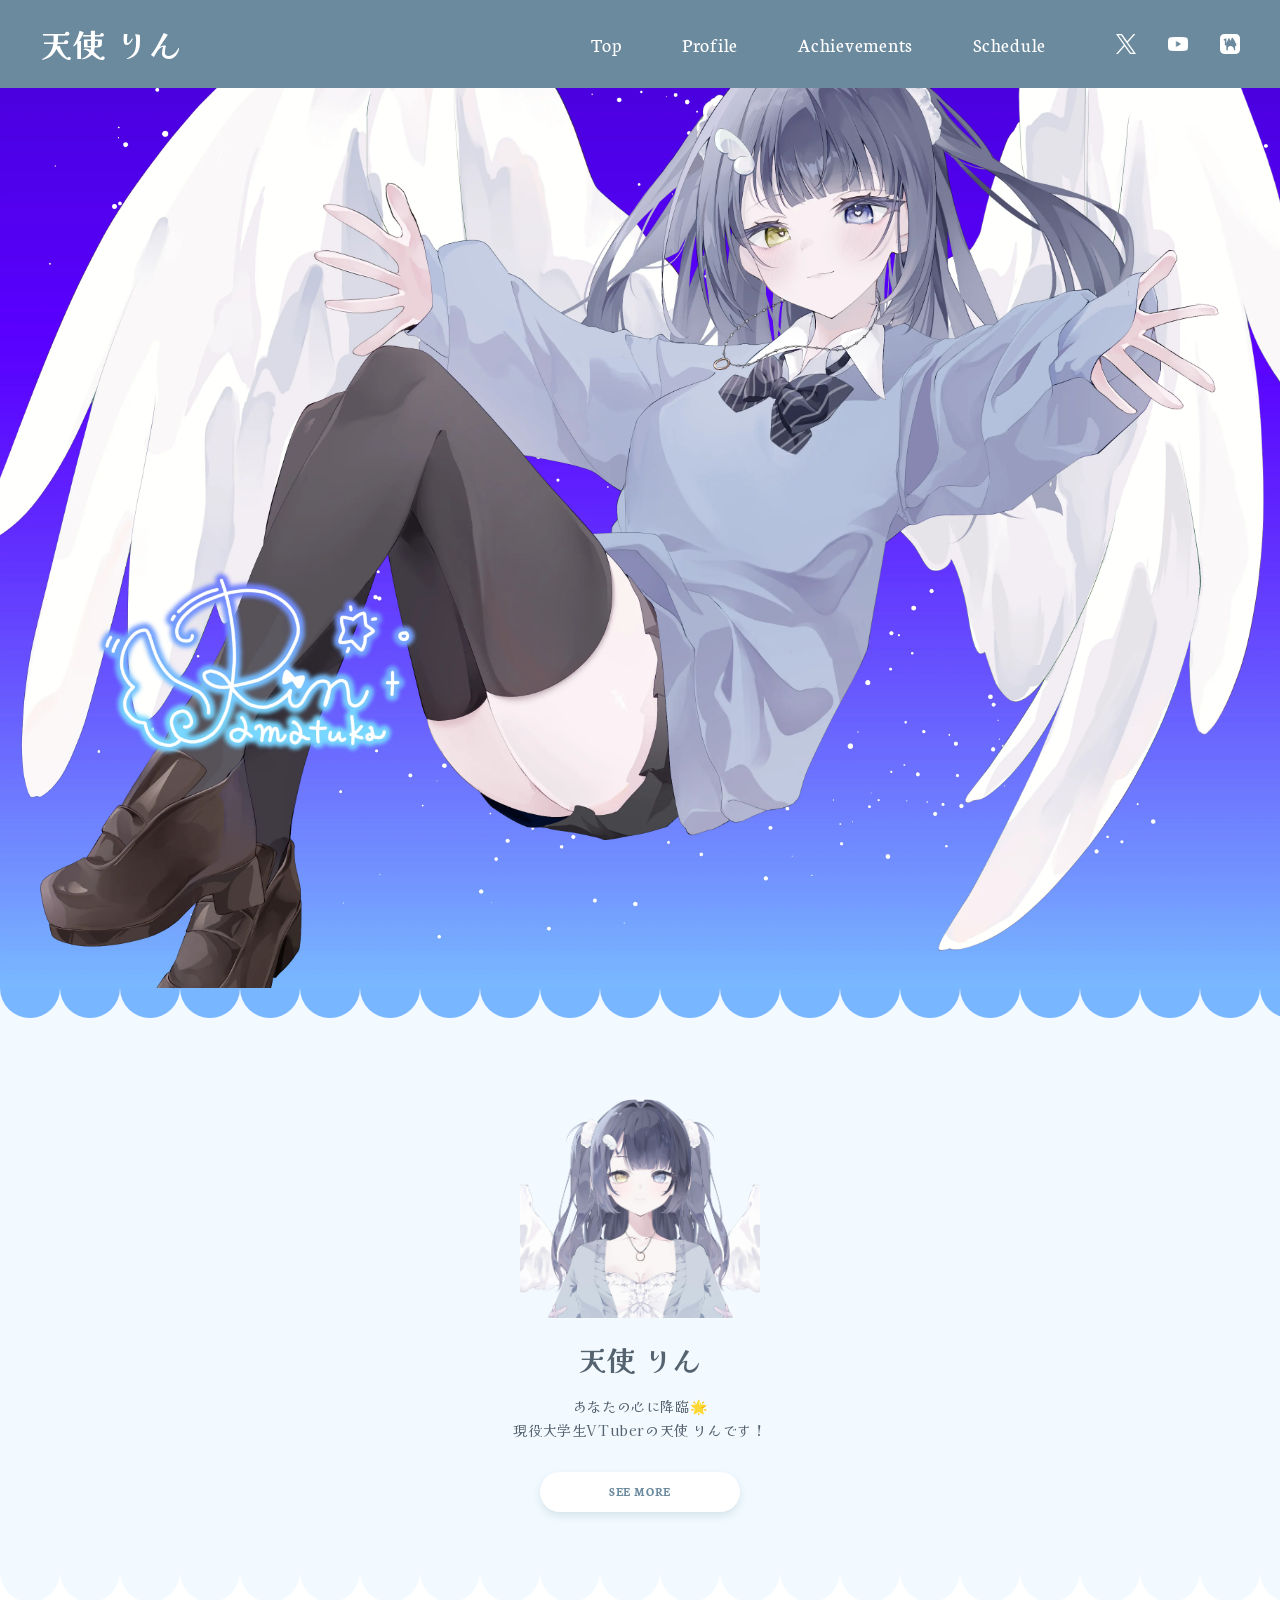
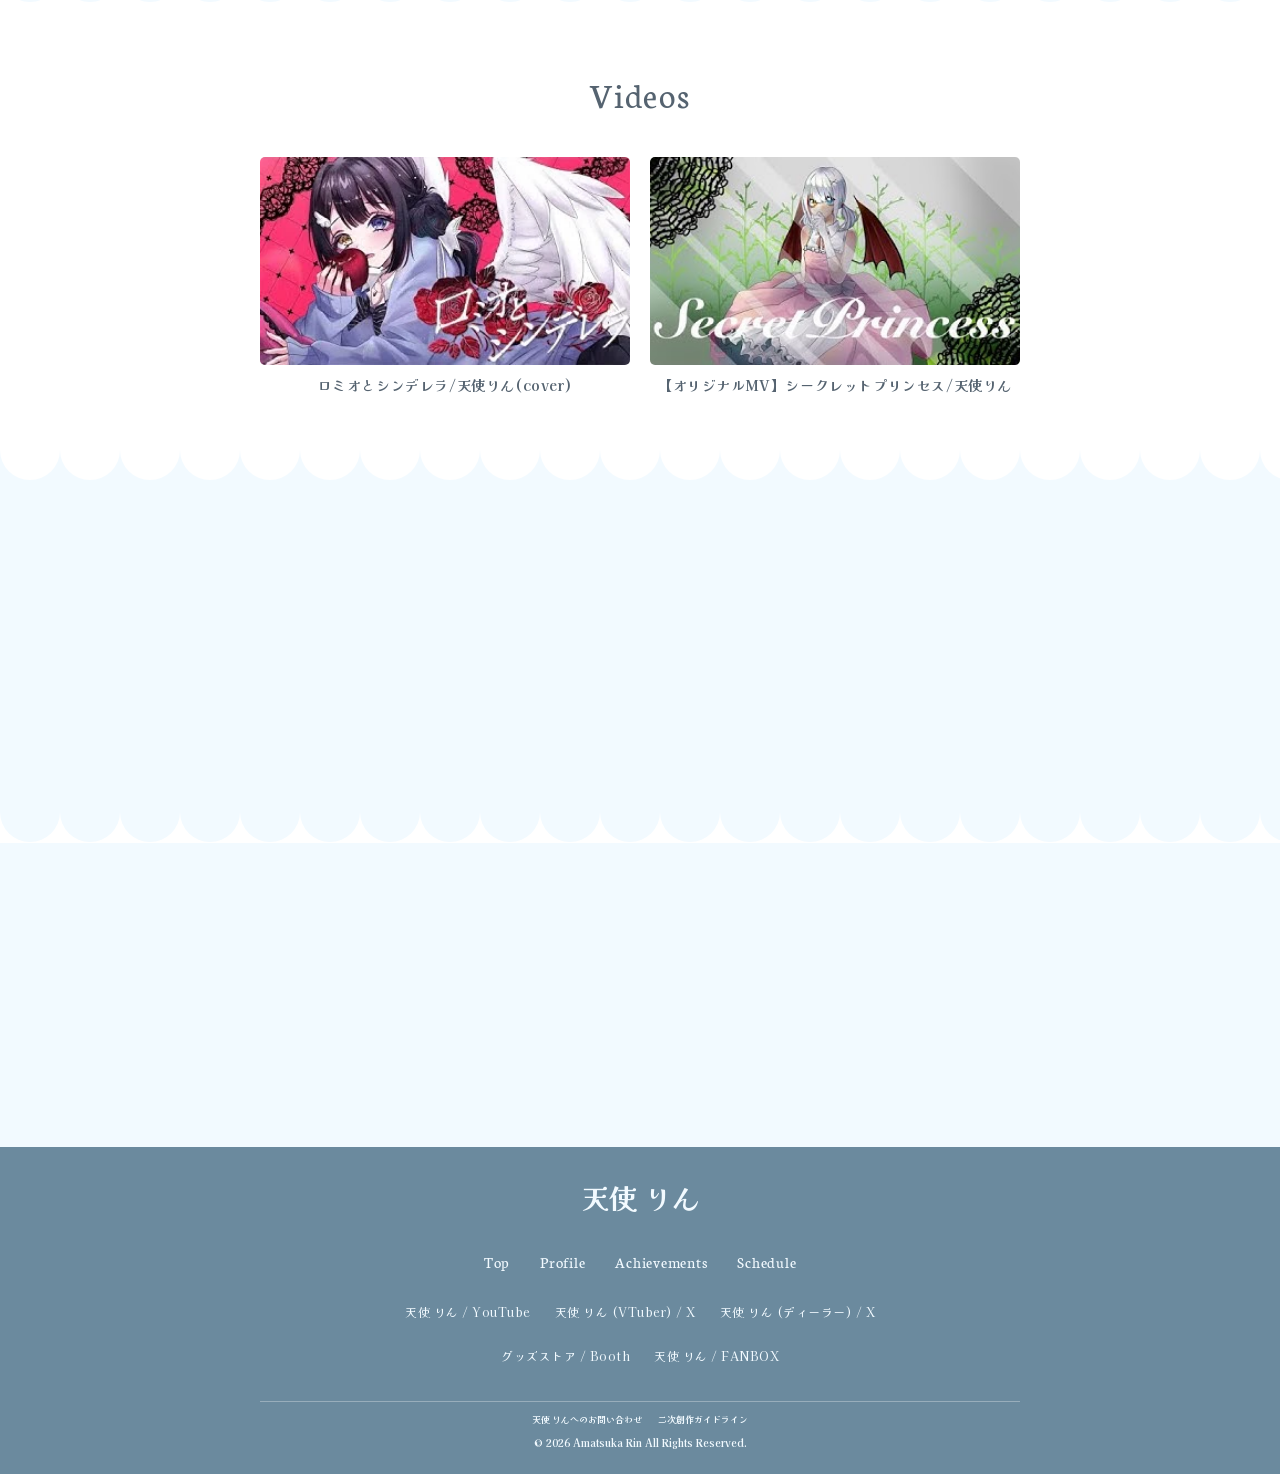
<file: index.html>
<!doctype html>
<html lang="ja">
  <head>
    <meta charset="UTF-8" />
    <meta name="viewport" content="width=device-width, initial-scale=1.0" />
    <title>天使 りん</title>
    <link rel="preconnect" href="https://fonts.googleapis.com" />
    <link rel="preconnect" href="https://fonts.gstatic.com" crossorigin />
    <link
      href="https://fonts.googleapis.com/css2?family=Kaisei+Opti:wght@400;700&family=Neuton:ital,wght@0,200;0,300;0,400;0,700;0,800;1,400&display=swap"
      rel="stylesheet"
    />
    <link rel="icon" href="img/favicon.webp" type="image/webp" />
    <link rel="stylesheet" href="style.css" />
    <script src="script.js" defer></script>
  </head>
  <body>
    <!-- ハンバーガーメニューボタン -->
    <header class="header">
      <button class="hamburger" aria-label="メニューを開く">
        <img src="img/hamburger.svg" alt="" width="30" height="20" />
      </button>
      <a href="index.html" class="desktop-logo">天使 りん</a>
      <nav class="desktop-nav">
        <a href="index.html">Top</a>
        <a href="profile.html">Profile</a>
        <a href="achievements.html">Achievements</a>
        <a href="index.html#schedules">Schedule</a>
      </nav>
      <div class="desktop-sns">
        <a href="https://x.com/soruto_1126" target="_blank"
          ><img src="img/sns-icon/logo.svg" alt="X"
        /></a>
        <a href="https://www.youtube.com/@-amatukarin1126" target="_blank"
          ><img src="img/sns-icon/youtube.webp" alt="YouTube"
        /></a>
        <a href="https://perushia.booth.pm" target="_blank"
          ><img src="img/sns-icon/booth.svg" alt="Booth"
        /></a>
      </div>
    </header>

    <!-- メニューオーバーレイ -->
    <nav class="menu-overlay">
      <button class="menu-close" aria-label="メニューを閉じる">
        <img src="img/close-button.svg" alt="" width="30" height="20" />
      </button>
      <div class="menu-overlay__inner">
        <ul class="menu-overlay__list">
          <li><a href="index.html">Top</a></li>
          <li><a href="profile.html">Profile</a></li>
          <li><a href="achievements.html">Achievements</a></li>
          <li><a href="#schedules">Schedule</a></li>
        </ul>
        <div class="menu-overlay__sns">
          <a href="https://x.com/soruto_1126" target="_blank" aria-label="X">
            <img src="img/sns-icon/logo.svg" alt="X" width="39" height="40" />
          </a>
          <a
            href="https://www.youtube.com/@-amatukarin1126"
            target="_blank"
            aria-label="YouTube"
          >
            <img
              src="img/sns-icon/youtube.webp"
              alt="YouTube"
              width="40"
              height="27"
            />
          </a>
          <a
            href="https://perushia.booth.pm"
            target="_blank"
            aria-label="Booth"
          >
            <img
              src="img/sns-icon/booth.svg"
              alt="Booth"
              width="48"
              height="48"
            />
          </a>
        </div>
      </div>
    </nav>

    <!-- ファーストビュー -->
    <section class="hero">
      <div class="hero__bg">
        <img src="img/fv_bg.webp" alt="" class="hero__bg-img" />
      </div>
      <div class="hero__content">
        <img src="img/fv_main.webp" alt="天使りん" class="hero__character" />
        <img src="img/fv_logo.webp" alt="Rin Amatsuka" class="hero__logo" />
      </div>
    </section>
    <div class="wave wave--hero"></div>

    <!-- プロフィール紹介 -->
    <section class="intro fade-in">
      <div class="intro__visual">
        <img
          src="img/main-visual_face.webp"
          alt="天使りん"
          class="intro__character"
        />
      </div>
      <h2 class="intro__name">天使 りん</h2>
      <div class="intro__text">
        <p>あなたの心に降臨🌟</p>
        <p>現役大学生VTuberの天使 りんです！</p>
      </div>
      <a href="profile.html" class="btn btn--outline">SEE MORE</a>
    </section>
    <div class="wave wave--base-to-white"></div>

    <!-- Videos -->
    <section class="videos fade-in">
      <div class="videos__inner">
        <h2 class="section-title">Videos</h2>
        <div class="videos__list">
          <button
            class="videos__item"
            data-video="https://www.youtube.com/embed/2iGnBkagjB4?autoplay=1"
          >
            <img
              src="img/youtube_thumb2.webp"
              alt=""
              class="videos__thumbnail"
            />
            <p class="videos__caption">ロミオとシンデレラ/天使りん(cover)</p>
          </button>
          <button
            class="videos__item"
            data-video="https://www.youtube.com/embed/KZW4pejXPFU?si=d8OAmZxKyP2FAtSF"
          >
            <img
              src="img/youtube_thumb1.webp"
              alt=""
              class="videos__thumbnail"
            />
            <p class="videos__caption">
              【オリジナルMV】シークレットプリンセス/天使りん
            </p>
          </button>
        </div>
      </div>
    </section>
    <div class="wave wave--white-to-base"></div>

    <!-- Schedules -->
    <section class="schedules fade-in" id="schedules">
      <h2 class="section-title">Schedules</h2>
      <div class="schedules__list">
        <div class="schedules__item schedules__item--tbd">
          <p class="schedules__content">未定</p>
        </div>
        <!-- 予定が決まったら以下のようにschedules__itemを追加する
        <div class="schedules__item">
          <p class="schedules__date">○月○日(曜) hoo:hoo ~ piyo:piyo</p>
          <p class="schedules__content">fuga @YouTube Live</p>
        </div>
        -->
      </div>
      <a
        href="https://www.youtube.com/@-amatukarin1126"
        class="schedules__subscribe"
        target="_blank"
      >
        <span class="schedules__play-icon">
          <img
            src="img/play-icon.svg"
            alt=""
            class="schedules__play-icon-default"
            width="13"
            height="15"
          />
          <img
            src="img/play-icon-hover.svg"
            alt=""
            class="schedules__play-icon-hover"
            width="13"
            height="15"
          />
        </span>
        <span>Subscribe YouTube</span>
      </a>
    </section>
    <div class="wave wave--base-to-white2"></div>

    <!-- Contact -->
    <section class="contact fade-in">
      <h2 class="section-title">Contact Rin</h2>
      <div class="contact__inner">
        <a href="contact.html" class="btn btn--contact">お問い合わせフォーム</a>
        <p class="contact__note">案件＆コラボ大募集中です！</p>
      </div>
    </section>

    <!-- 動画ポップアップ -->
    <div class="video-modal">
      <div class="video-modal__overlay"></div>
      <div class="video-modal__content">
        <button class="video-modal__close" aria-label="動画を閉じる">&times;</button>
        <iframe
          class="video-modal__iframe"
          src=""
          frameborder="0"
          allow="
            accelerometer;
            autoplay;
            clipboard-write;
            encrypted-media;
            gyroscope;
            picture-in-picture;
            web-share;
          "
          allowfullscreen
        ></iframe>
      </div>
    </div>

    <!-- フッター -->
    <footer class="footer">
      <h2 class="footer__name">天使 りん</h2>
      <div class="footer__inner">
        <nav class="footer__nav">
          <ul>
            <li><a href="index.html">Top</a></li>
            <li><a href="profile.html">Profile</a></li>
            <li><a href="achievements.html">Achievements</a></li>
            <li><a href="#schedules">Schedule</a></li>
          </ul>
        </nav>
        <div class="footer__divider"></div>
        <div class="footer__links">
          <ul>
            <li><a href="https://www.youtube.com/@-amatukarin1126" target="_blank">天使 りん / YouTube</a></li>
            <li><a href="https://x.com/soruto_1126" target="_blank">天使 りん (VTuber) / X</a></li>
            <li><a href="https://x.com/Amatukarin_1126" target="_blank">天使 りん (ディーラー) / X</a></li>
            <li class="footer__links-break" aria-hidden="true"></li>
            <li><a href="https://perushia.booth.pm" target="_blank">グッズストア / Booth</a></li>
            <li><a href="https://amatukarin.fanbox.cc" target="_blank">天使 りん / FANBOX</a></li>
          </ul>
        </div>
      </div>
      <div class="footer__bottom">
        <div class="footer__bottom-links">
          <a href="contact.html">天使 りんへのお問い合わせ</a>
          <a href="guidelines.html">ニ次創作ガイドライン</a>
        </div>
        <p class="footer__copyright">
          &copy; 2026 Amatsuka Rin All Rights Reserved.
        </p>
      </div>
    </footer>
  </body>
</html>
</file>
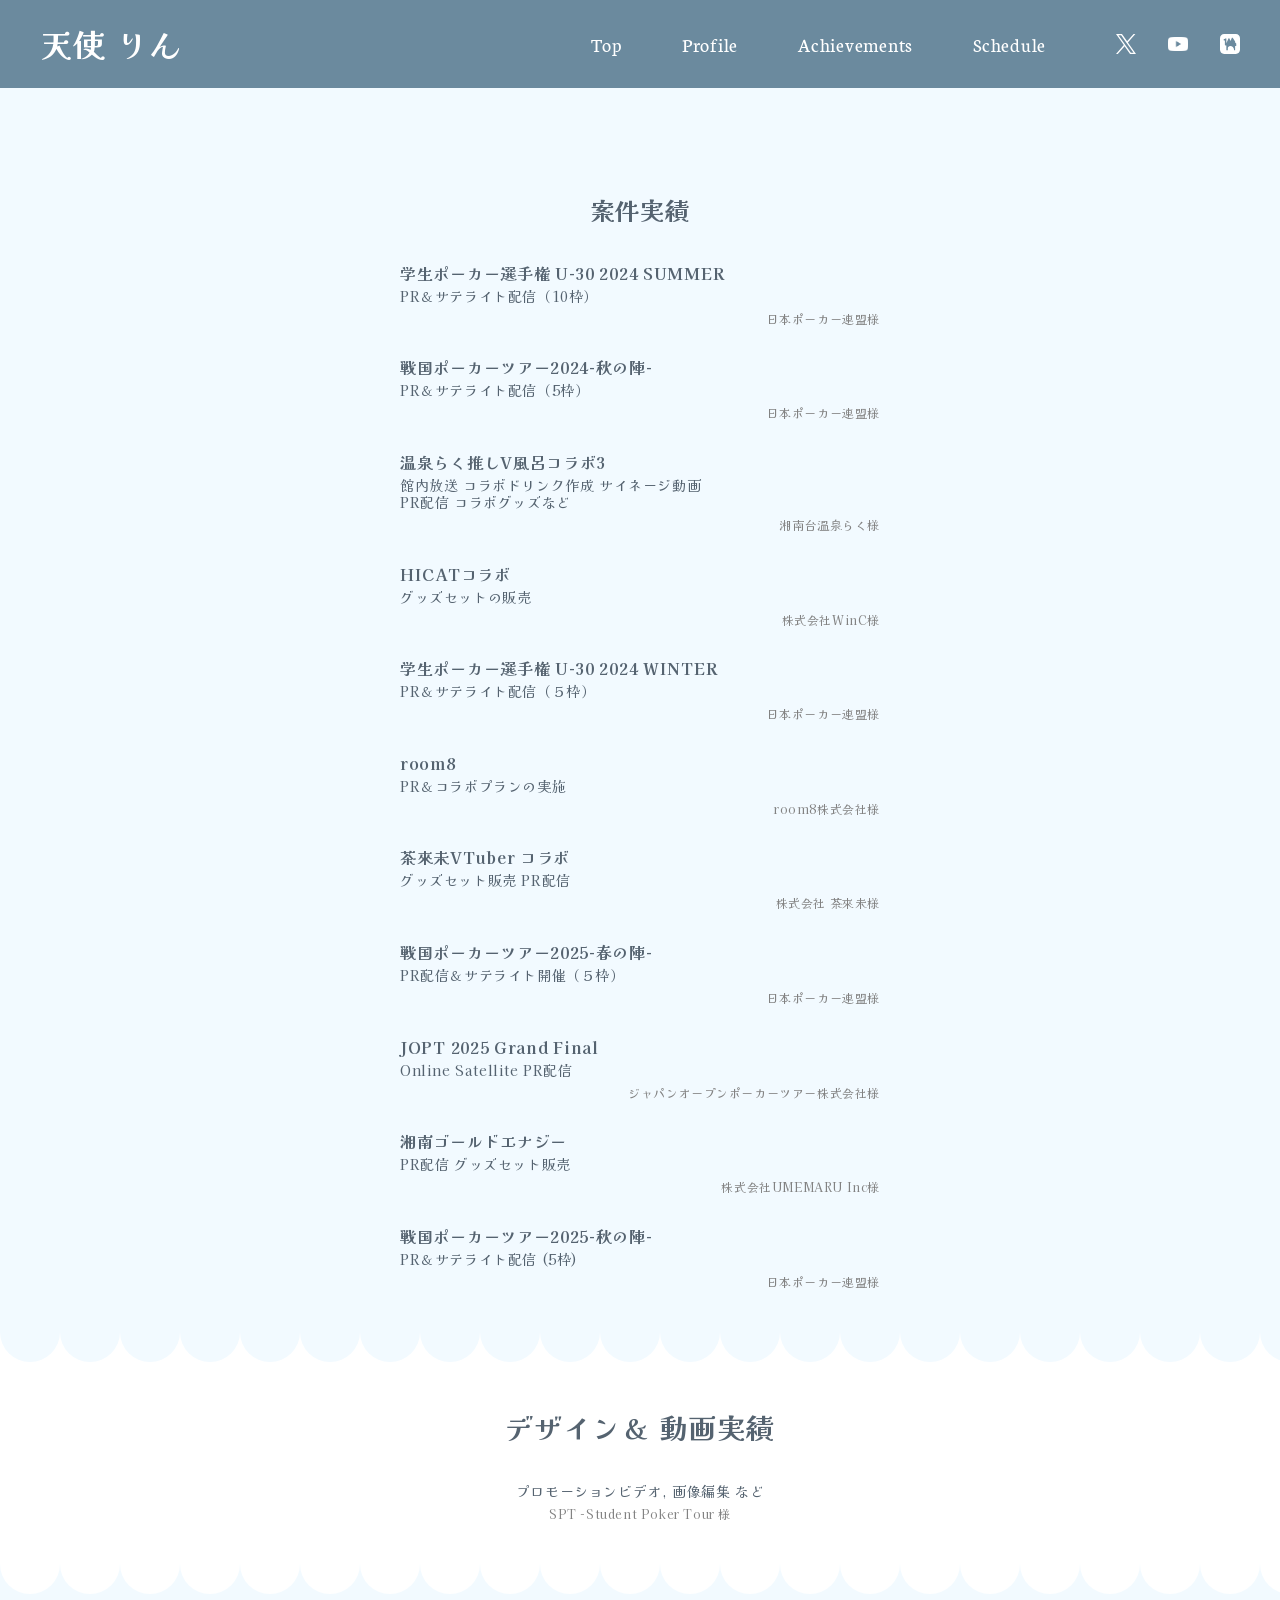
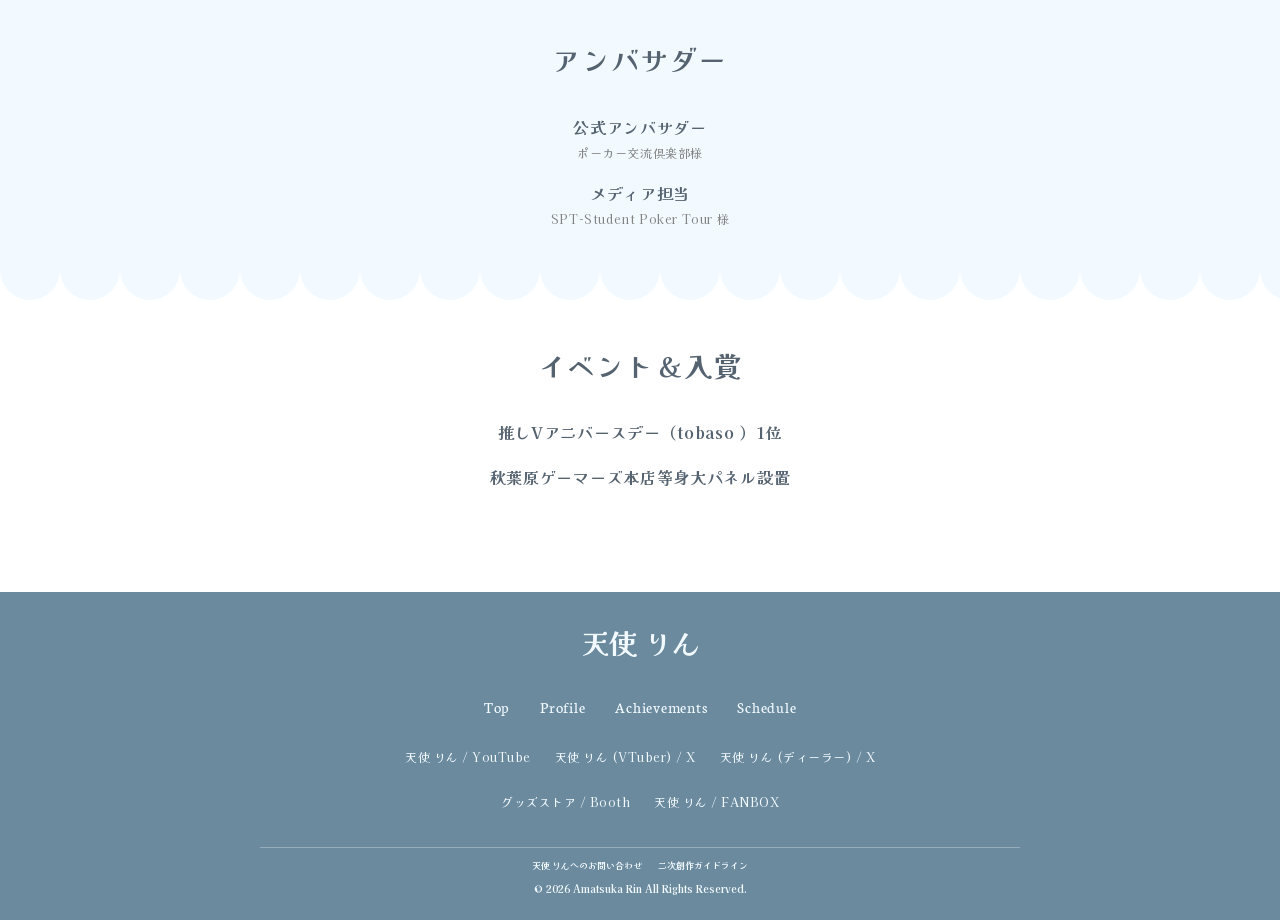
<file: achievements.html>
<!doctype html>
<html lang="ja">
  <head>
    <meta charset="UTF-8" />
    <meta name="viewport" content="width=device-width, initial-scale=1.0" />
    <title>Achievements - 天使 りん</title>
    <link rel="preconnect" href="https://fonts.googleapis.com" />
    <link rel="preconnect" href="https://fonts.gstatic.com" crossorigin />
    <link
      href="https://fonts.googleapis.com/css2?family=Kaisei+Opti:wght@400;700&family=Neuton:ital,wght@0,200;0,300;0,400;0,700;0,800;1,400&display=swap"
      rel="stylesheet"
    />
    <link rel="icon" href="img/favicon.webp" type="image/webp" />
    <link rel="stylesheet" href="style.css" />
    <script src="script.js" defer></script>
  </head>
  <body>
    <header class="header">
      <button class="hamburger" aria-label="メニューを開く">
        <img src="img/hamburger.svg" alt="" width="30" height="20" />
      </button>
      <a href="index.html" class="desktop-logo">天使 りん</a>
      <nav class="desktop-nav">
        <a href="index.html">Top</a>
        <a href="profile.html">Profile</a>
        <a href="achievements.html">Achievements</a>
        <a href="index.html#schedules">Schedule</a>
      </nav>
      <div class="desktop-sns">
        <a href="https://x.com/soruto_1126" target="_blank"><img src="img/sns-icon/logo.svg" alt="X" /></a>
        <a href="https://www.youtube.com/@-amatukarin1126" target="_blank"><img src="img/sns-icon/youtube.webp" alt="YouTube" /></a>
        <a href="https://perushia.booth.pm" target="_blank"><img src="img/sns-icon/booth.svg" alt="Booth" /></a>
      </div>
    </header>

    <nav class="menu-overlay">
      <button class="menu-close" aria-label="メニューを閉じる">
        <img src="img/close-button.svg" alt="" width="30" height="20" />
      </button>
      <div class="menu-overlay__inner">
        <ul class="menu-overlay__list">
          <li><a href="index.html">Top</a></li>
          <li><a href="profile.html">Profile</a></li>
          <li><a href="achievements.html">Achievements</a></li>
          <li><a href="index.html#schedules">Schedule</a></li>
        </ul>
        <div class="menu-overlay__sns">
          <a href="https://x.com/soruto_1126" target="_blank" aria-label="X"><img src="img/sns-icon/logo.svg" alt="X" width="39" height="40" /></a>
          <a href="https://www.youtube.com/@-amatukarin1126" target="_blank" aria-label="YouTube"><img src="img/sns-icon/youtube.webp" alt="YouTube" width="40" height="27" /></a>
          <a href="https://perushia.booth.pm" target="_blank" aria-label="Booth"><img src="img/sns-icon/booth.svg" alt="Booth" width="48" height="48" /></a>
        </div>
      </div>
    </nav>

    <!-- 案件実績 -->
    <section class="achievements-works fade-in">
      <h1 class="achievements__page-title">案件実績</h1>
      <div class="achievements__list">
        <div class="achievements__item">
          <h3 class="achievements__item-title">学生ポーカー選手権 U-30 2024 SUMMER</h3>
          <p class="achievements__item-desc">PR＆サテライト配信（10枠）</p>
          <p class="achievements__item-client">日本ポーカー連盟様</p>
        </div>
        <div class="achievements__item">
          <h3 class="achievements__item-title">戦国ポーカーツアー2024-秋の陣-</h3>
          <p class="achievements__item-desc">PR＆サテライト配信（5枠）</p>
          <p class="achievements__item-client">日本ポーカー連盟様</p>
        </div>
        <div class="achievements__item">
          <h3 class="achievements__item-title">温泉らく推しV風呂コラボ3</h3>
          <p class="achievements__item-desc">館内放送 コラボドリンク作成 サイネージ動画<br>PR配信 コラボグッズなど</p>
          <p class="achievements__item-client">湘南台温泉らく様</p>
        </div>
        <div class="achievements__item">
          <h3 class="achievements__item-title">HICATコラボ</h3>
          <p class="achievements__item-desc">グッズセットの販売</p>
          <p class="achievements__item-client">株式会社WinC様</p>
        </div>
        <div class="achievements__item">
          <h3 class="achievements__item-title">学生ポーカー選手権 U-30 2024 WINTER</h3>
          <p class="achievements__item-desc">PR＆サテライト配信（５枠）</p>
          <p class="achievements__item-client">日本ポーカー連盟様</p>
        </div>
        <div class="achievements__item">
          <h3 class="achievements__item-title">room8</h3>
          <p class="achievements__item-desc">PR＆コラボプランの実施</p>
          <p class="achievements__item-client">room8株式会社様</p>
        </div>
        <div class="achievements__item">
          <h3 class="achievements__item-title">茶來未VTuber コラボ</h3>
          <p class="achievements__item-desc">グッズセット販売 PR配信</p>
          <p class="achievements__item-client">株式会社 茶來未様</p>
        </div>
        <div class="achievements__item">
          <h3 class="achievements__item-title">戦国ポーカーツアー2025-春の陣-</h3>
          <p class="achievements__item-desc">PR配信＆サテライト開催（５枠）</p>
          <p class="achievements__item-client">日本ポーカー連盟様</p>
        </div>
        <div class="achievements__item">
          <h3 class="achievements__item-title">JOPT 2025 Grand Final</h3>
          <p class="achievements__item-desc">Online Satellite PR配信</p>
          <p class="achievements__item-client">ジャパンオープンポーカーツアー株式会社様</p>
        </div>
        <div class="achievements__item">
          <h3 class="achievements__item-title">湘南ゴールドエナジー</h3>
          <p class="achievements__item-desc">PR配信 グッズセット販売</p>
          <p class="achievements__item-client">株式会社UMEMARU Inc様</p>
        </div>
        <div class="achievements__item">
          <h3 class="achievements__item-title">戦国ポーカーツアー2025-秋の陣-</h3>
          <p class="achievements__item-desc">PR＆サテライト配信 (5枠)</p>
          <p class="achievements__item-client">日本ポーカー連盟様</p>
        </div>
      </div>
    </section>
    <div class="wave wave--base-to-white"></div>

    <!-- デザイン＆動画実績 -->
    <section class="achievements-design fade-in">
      <h2 class="achievements__section-title">デザイン＆ 動画実績</h2>
      <div class="achievements__design-item">
        <p class="achievements__item-desc">プロモーションビデオ, 画像編集 など</p>
        <p class="achievements__item-client">SPT -Student Poker Tour 様</p>
      </div>
    </section>
    <div class="wave wave--white-to-base"></div>

    <!-- アンバサダー -->
    <section class="achievements-ambassador fade-in">
      <h2 class="achievements__section-title">アンバサダー</h2>
      <div class="achievements__ambassador-list">
        <div class="achievements__ambassador-item">
          <p class="achievements__item-title">公式アンバサダー</p>
          <p class="achievements__item-client">ポーカー交流倶楽部様</p>
        </div>
        <div class="achievements__ambassador-item">
          <p class="achievements__item-title">メディア担当</p>
          <p class="achievements__item-client">SPT-Student Poker Tour 様</p>
        </div>
      </div>
    </section>
    <div class="wave wave--base-to-white"></div>

    <!-- イベント＆入賞 -->
    <section class="achievements-event fade-in">
      <h2 class="achievements__section-title">イベント＆入賞</h2>
      <div class="achievements__event-list">
        <p class="achievements__item-title">推しVアニバースデー（tobaso ）1位</p>
        <p class="achievements__item-title">秋葉原ゲーマーズ本店等身大パネル設置</p>
      </div>
    </section>

    <footer class="footer">
      <h2 class="footer__name">天使 りん</h2>
      <div class="footer__inner">
        <nav class="footer__nav">
          <ul>
            <li><a href="index.html">Top</a></li>
            <li><a href="profile.html">Profile</a></li>
            <li><a href="achievements.html">Achievements</a></li>
            <li><a href="index.html#schedules">Schedule</a></li>
          </ul>
        </nav>
        <div class="footer__divider"></div>
        <div class="footer__links">
          <ul>
            <li><a href="https://www.youtube.com/@-amatukarin1126" target="_blank">天使 りん / YouTube</a></li>
            <li><a href="https://x.com/soruto_1126" target="_blank">天使 りん (VTuber) / X</a></li>
            <li><a href="https://x.com/Amatukarin_1126" target="_blank">天使 りん (ディーラー) / X</a></li>
            <li class="footer__links-break" aria-hidden="true"></li>
            <li><a href="https://perushia.booth.pm" target="_blank">グッズストア / Booth</a></li>
            <li><a href="https://amatukarin.fanbox.cc" target="_blank">天使 りん / FANBOX</a></li>
          </ul>
        </div>
      </div>
      <div class="footer__bottom">
        <div class="footer__bottom-links">
          <a href="contact.html">天使 りんへのお問い合わせ</a>
          <a href="guidelines.html">ニ次創作ガイドライン</a>
        </div>
        <p class="footer__copyright">&copy; 2026 Amatsuka Rin All Rights Reserved.</p>
      </div>
    </footer>
  </body>
</html>
</file>
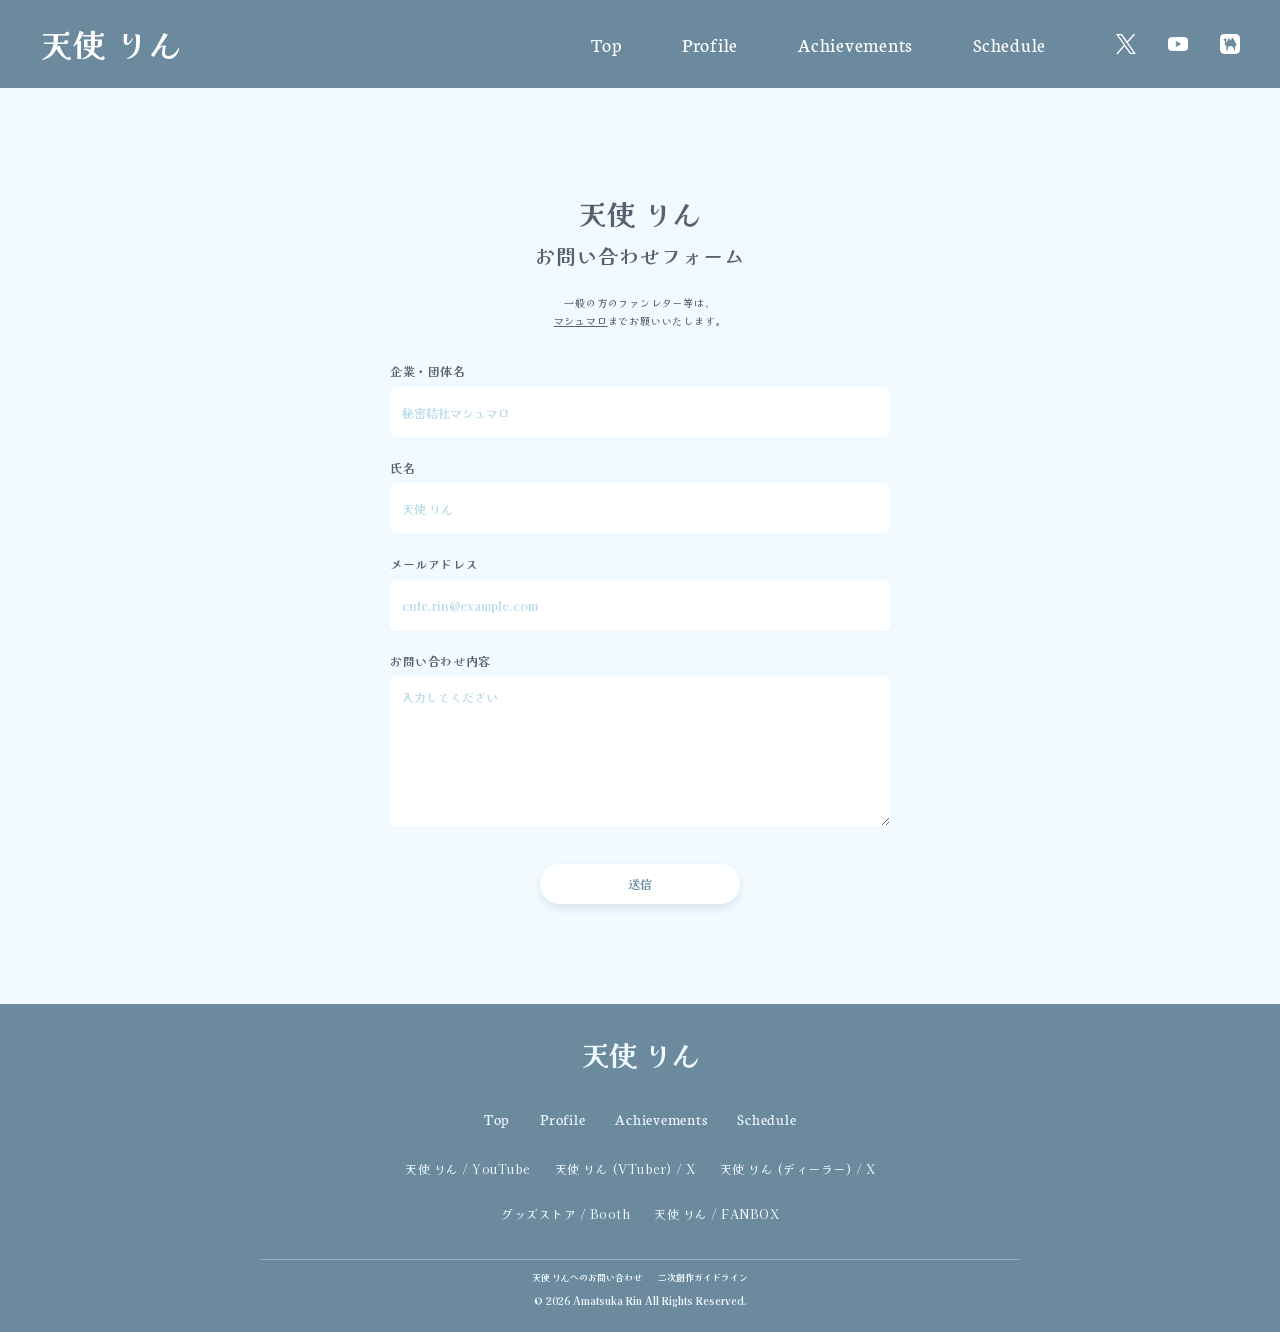
<file: contact.html>
<!doctype html>
<html lang="ja">
  <head>
    <meta charset="UTF-8" />
    <meta name="viewport" content="width=device-width, initial-scale=1.0" />
    <title>Contact - 天使 りん</title>
    <link rel="preconnect" href="https://fonts.googleapis.com" />
    <link rel="preconnect" href="https://fonts.gstatic.com" crossorigin />
    <link
      href="https://fonts.googleapis.com/css2?family=Kaisei+Opti:wght@400;700&family=Neuton:ital,wght@0,200;0,300;0,400;0,700;0,800;1,400&display=swap"
      rel="stylesheet"
    />
    <link rel="icon" href="img/favicon.webp" type="image/webp" />
    <link rel="stylesheet" href="style.css" />
    <script src="script.js" defer></script>
  </head>
  <body>
    <header class="header">
      <button class="hamburger" aria-label="メニューを開く">
        <img src="img/hamburger.svg" alt="" width="30" height="20" />
      </button>
      <a href="index.html" class="desktop-logo">天使 りん</a>
      <nav class="desktop-nav">
        <a href="index.html">Top</a>
        <a href="profile.html">Profile</a>
        <a href="achievements.html">Achievements</a>
        <a href="index.html#schedules">Schedule</a>
      </nav>
      <div class="desktop-sns">
        <a href="https://x.com/soruto_1126" target="_blank"><img src="img/sns-icon/logo.svg" alt="X" /></a>
        <a href="https://www.youtube.com/@-amatukarin1126" target="_blank"><img src="img/sns-icon/youtube.webp" alt="YouTube" /></a>
        <a href="https://perushia.booth.pm" target="_blank"><img src="img/sns-icon/booth.svg" alt="Booth" /></a>
      </div>
    </header>

    <nav class="menu-overlay">
      <button class="menu-close" aria-label="メニューを閉じる">
        <img src="img/close-button.svg" alt="" width="30" height="20" />
      </button>
      <div class="menu-overlay__inner">
        <ul class="menu-overlay__list">
          <li><a href="index.html">Top</a></li>
          <li><a href="profile.html">Profile</a></li>
          <li><a href="achievements.html">Achievements</a></li>
          <li><a href="index.html#schedules">Schedule</a></li>
        </ul>
        <div class="menu-overlay__sns">
          <a href="https://x.com/soruto_1126" target="_blank" aria-label="X"><img src="img/sns-icon/logo.svg" alt="X" width="39" height="40" /></a>
          <a href="https://www.youtube.com/@-amatukarin1126" target="_blank" aria-label="YouTube"><img src="img/sns-icon/youtube.webp" alt="YouTube" width="40" height="27" /></a>
          <a href="https://perushia.booth.pm" target="_blank" aria-label="Booth"><img src="img/sns-icon/booth.svg" alt="Booth" width="48" height="48" /></a>
        </div>
      </div>
    </nav>

    <section class="contact-page fade-in">
      <div class="contact-page__header">
        <h1 class="contact-page__name">天使 りん</h1>
        <p class="contact-page__subtitle">お問い合わせフォーム</p>
      </div>
      <p class="contact-page__note">
        一般の方のファンレター等は、<br>
        <a href="https://marshmallow-qa.com/soruto_1126" target="_blank" class="contact-page__marshmallow">マシュマロ</a>までお願いいたします。
      </p>
      <form class="contact-form" action="https://docs.google.com/forms/d/e/1FAIpQLScp_-XG-SLUEUQSD8ZHbWNvI-WHbWoY50k10ewc-P2Lwdg0cA/formResponse" method="POST" target="hidden_iframe">
        <div class="contact-form__group">
          <label class="contact-form__label" for="company">企業・団体名</label>
          <input type="text" id="company" name="entry.1662911058" class="contact-form__input" placeholder="秘密結社マシュマロ" />
        </div>
        <div class="contact-form__group">
          <label class="contact-form__label" for="name">氏名</label>
          <input type="text" id="name" name="entry.839378828" class="contact-form__input" placeholder="天使 りん" required />
        </div>
        <div class="contact-form__group">
          <label class="contact-form__label" for="email">メールアドレス</label>
          <input type="email" id="email" name="entry.447800952" class="contact-form__input" placeholder="cute.rin@example.com" required />
        </div>
        <div class="contact-form__group">
          <label class="contact-form__label" for="message">お問い合わせ内容</label>
          <textarea id="message" name="entry.175000276" class="contact-form__textarea" placeholder="入力してください" required></textarea>
        </div>
        <div class="contact-form__submit">
          <button type="submit" class="btn btn--send">送信</button>
        </div>
      </form>
      <iframe name="hidden_iframe" style="display:none;"></iframe>
    </section>

    <footer class="footer">
      <h2 class="footer__name">天使 りん</h2>
      <div class="footer__inner">
        <nav class="footer__nav">
          <ul>
            <li><a href="index.html">Top</a></li>
            <li><a href="profile.html">Profile</a></li>
            <li><a href="achievements.html">Achievements</a></li>
            <li><a href="index.html#schedules">Schedule</a></li>
          </ul>
        </nav>
        <div class="footer__divider"></div>
        <div class="footer__links">
          <ul>
            <li><a href="https://www.youtube.com/@-amatukarin1126" target="_blank">天使 りん / YouTube</a></li>
            <li><a href="https://x.com/soruto_1126" target="_blank">天使 りん (VTuber) / X</a></li>
            <li><a href="https://x.com/Amatukarin_1126" target="_blank">天使 りん (ディーラー) / X</a></li>
            <li class="footer__links-break" aria-hidden="true"></li>
            <li><a href="https://perushia.booth.pm" target="_blank">グッズストア / Booth</a></li>
            <li><a href="https://amatukarin.fanbox.cc" target="_blank">天使 りん / FANBOX</a></li>
          </ul>
        </div>
      </div>
      <div class="footer__bottom">
        <div class="footer__bottom-links">
          <a href="contact.html">天使 りんへのお問い合わせ</a>
          <a href="guidelines.html">ニ次創作ガイドライン</a>
        </div>
        <p class="footer__copyright">&copy; 2026 Amatsuka Rin All Rights Reserved.</p>
      </div>
    </footer>
  </body>
</html>
</file>
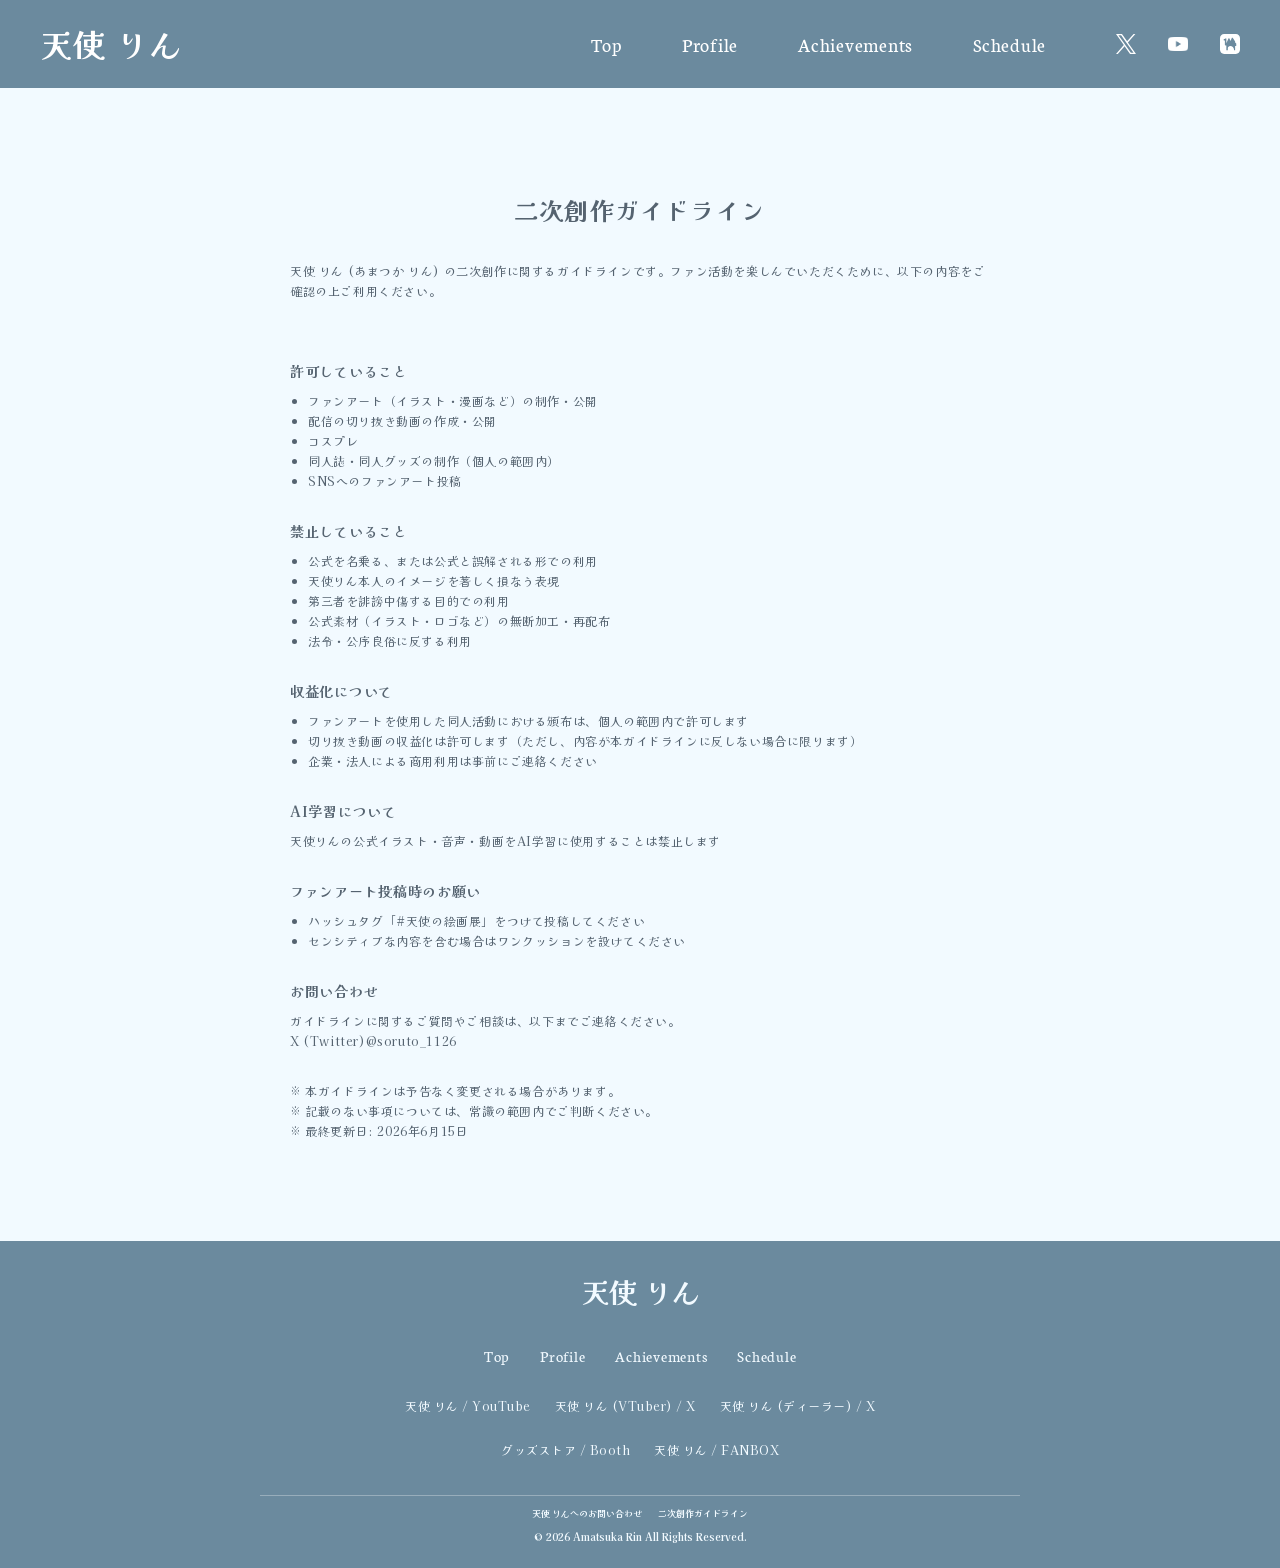
<file: guidelines.html>
<!doctype html>
<html lang="ja">
  <head>
    <meta charset="UTF-8" />
    <meta name="viewport" content="width=device-width, initial-scale=1.0" />
    <title>二次創作ガイドライン - 天使 りん</title>
    <link rel="preconnect" href="https://fonts.googleapis.com" />
    <link rel="preconnect" href="https://fonts.gstatic.com" crossorigin />
    <link
      href="https://fonts.googleapis.com/css2?family=Kaisei+Opti:wght@400;700&family=Neuton:ital,wght@0,200;0,300;0,400;0,700;0,800;1,400&display=swap"
      rel="stylesheet"
    />
    <link rel="icon" href="img/favicon.webp" type="image/webp" />
    <link rel="stylesheet" href="style.css" />
    <script src="script.js" defer></script>
  </head>
  <body>
    <header class="header">
      <button class="hamburger" aria-label="メニューを開く">
        <img src="img/hamburger.svg" alt="" width="30" height="20" />
      </button>
      <a href="index.html" class="desktop-logo">天使 りん</a>
      <nav class="desktop-nav">
        <a href="index.html">Top</a>
        <a href="profile.html">Profile</a>
        <a href="achievements.html">Achievements</a>
        <a href="index.html#schedules">Schedule</a>
      </nav>
      <div class="desktop-sns">
        <a href="https://x.com/soruto_1126" target="_blank"><img src="img/sns-icon/logo.svg" alt="X" /></a>
        <a href="https://www.youtube.com/@-amatukarin1126" target="_blank"><img src="img/sns-icon/youtube.webp" alt="YouTube" /></a>
        <a href="https://perushia.booth.pm" target="_blank"><img src="img/sns-icon/booth.svg" alt="Booth" /></a>
      </div>
    </header>

    <nav class="menu-overlay">
      <button class="menu-close" aria-label="メニューを閉じる">
        <img src="img/close-button.svg" alt="" width="30" height="20" />
      </button>
      <div class="menu-overlay__inner">
        <ul class="menu-overlay__list">
          <li><a href="index.html">Top</a></li>
          <li><a href="profile.html">Profile</a></li>
          <li><a href="achievements.html">Achievements</a></li>
          <li><a href="index.html#schedules">Schedule</a></li>
        </ul>
        <div class="menu-overlay__sns">
          <a href="https://x.com/soruto_1126" target="_blank" aria-label="X"><img src="img/sns-icon/logo.svg" alt="X" width="39" height="40" /></a>
          <a href="https://www.youtube.com/@-amatukarin1126" target="_blank" aria-label="YouTube"><img src="img/sns-icon/youtube.webp" alt="YouTube" width="40" height="27" /></a>
          <a href="https://perushia.booth.pm" target="_blank" aria-label="Booth"><img src="img/sns-icon/booth.svg" alt="Booth" width="48" height="48" /></a>
        </div>
      </div>
    </nav>

    <section class="guidelines fade-in">
      <h1 class="guidelines__title">二次創作ガイドライン</h1>
      <div class="guidelines__content">
        <p class="guidelines__intro">
          天使 りん (あまつか りん) の二次創作に関するガイドラインです。ファン活動を楽しんでいただくために、以下の内容をご確認の上ご利用ください。
        </p>

        <div class="guidelines__section">
          <h2 class="guidelines__section-title">許可していること</h2>
          <ul class="guidelines__list">
            <li>ファンアート（イラスト・漫画など）の制作・公開</li>
            <li>配信の切り抜き動画の作成・公開</li>
            <li>コスプレ</li>
            <li>同人誌・同人グッズの制作（個人の範囲内）</li>
            <li>SNSへのファンアート投稿</li>
          </ul>
        </div>

        <div class="guidelines__section">
          <h2 class="guidelines__section-title">禁止していること</h2>
          <ul class="guidelines__list">
            <li>公式を名乗る、または公式と誤解される形での利用</li>
            <li>天使りん本人のイメージを著しく損なう表現</li>
            <li>第三者を誹謗中傷する目的での利用</li>
            <li>公式素材（イラスト・ロゴなど）の無断加工・再配布</li>
            <li>法令・公序良俗に反する利用</li>
          </ul>
        </div>

        <div class="guidelines__section">
          <h2 class="guidelines__section-title">収益化について</h2>
          <ul class="guidelines__list">
            <li>ファンアートを使用した同人活動における頒布は、個人の範囲内で許可します</li>
            <li>切り抜き動画の収益化は許可します（ただし、内容が本ガイドラインに反しない場合に限ります）</li>
            <li>企業・法人による商用利用は事前にご連絡ください</li>
          </ul>
        </div>

        <div class="guidelines__section">
          <h2 class="guidelines__section-title">AI学習について</h2>
          <p class="guidelines__text">天使りんの公式イラスト・音声・動画をAI学習に使用することは禁止します</p>
        </div>

        <div class="guidelines__section">
          <h2 class="guidelines__section-title">ファンアート投稿時のお願い</h2>
          <ul class="guidelines__list">
            <li>ハッシュタグ「#天使の絵画展」をつけて投稿してください</li>
            <li>センシティブな内容を含む場合はワンクッションを設けてください</li>
          </ul>
        </div>

        <div class="guidelines__section">
          <h2 class="guidelines__section-title">お問い合わせ</h2>
          <p class="guidelines__text">
            ガイドラインに関するご質問やご相談は、以下までご連絡ください。<br>
            X (Twitter)@soruto_1126
          </p>
        </div>

        <div class="guidelines__notes">
          <p>※ 本ガイドラインは予告なく変更される場合があります。</p>
          <p>※ 記載のない事項については、常識の範囲内でご判断ください。</p>
          <p>※ 最終更新日: 2026年6月15日</p>
        </div>
      </div>
    </section>

    <footer class="footer">
      <h2 class="footer__name">天使 りん</h2>
      <div class="footer__inner">
        <nav class="footer__nav">
          <ul>
            <li><a href="index.html">Top</a></li>
            <li><a href="profile.html">Profile</a></li>
            <li><a href="achievements.html">Achievements</a></li>
            <li><a href="index.html#schedules">Schedule</a></li>
          </ul>
        </nav>
        <div class="footer__divider"></div>
        <div class="footer__links">
          <ul>
            <li><a href="https://www.youtube.com/@-amatukarin1126" target="_blank">天使 りん / YouTube</a></li>
            <li><a href="https://x.com/soruto_1126" target="_blank">天使 りん (VTuber) / X</a></li>
            <li><a href="https://x.com/Amatukarin_1126" target="_blank">天使 りん (ディーラー) / X</a></li>
            <li class="footer__links-break" aria-hidden="true"></li>
            <li><a href="https://perushia.booth.pm" target="_blank">グッズストア / Booth</a></li>
            <li><a href="https://amatukarin.fanbox.cc" target="_blank">天使 りん / FANBOX</a></li>
          </ul>
        </div>
      </div>
      <div class="footer__bottom">
        <div class="footer__bottom-links">
          <a href="contact.html">天使 りんへのお問い合わせ</a>
          <a href="guidelines.html">ニ次創作ガイドライン</a>
        </div>
        <p class="footer__copyright">&copy; 2026 Amatsuka Rin All Rights Reserved.</p>
      </div>
    </footer>
  </body>
</html>
</file>
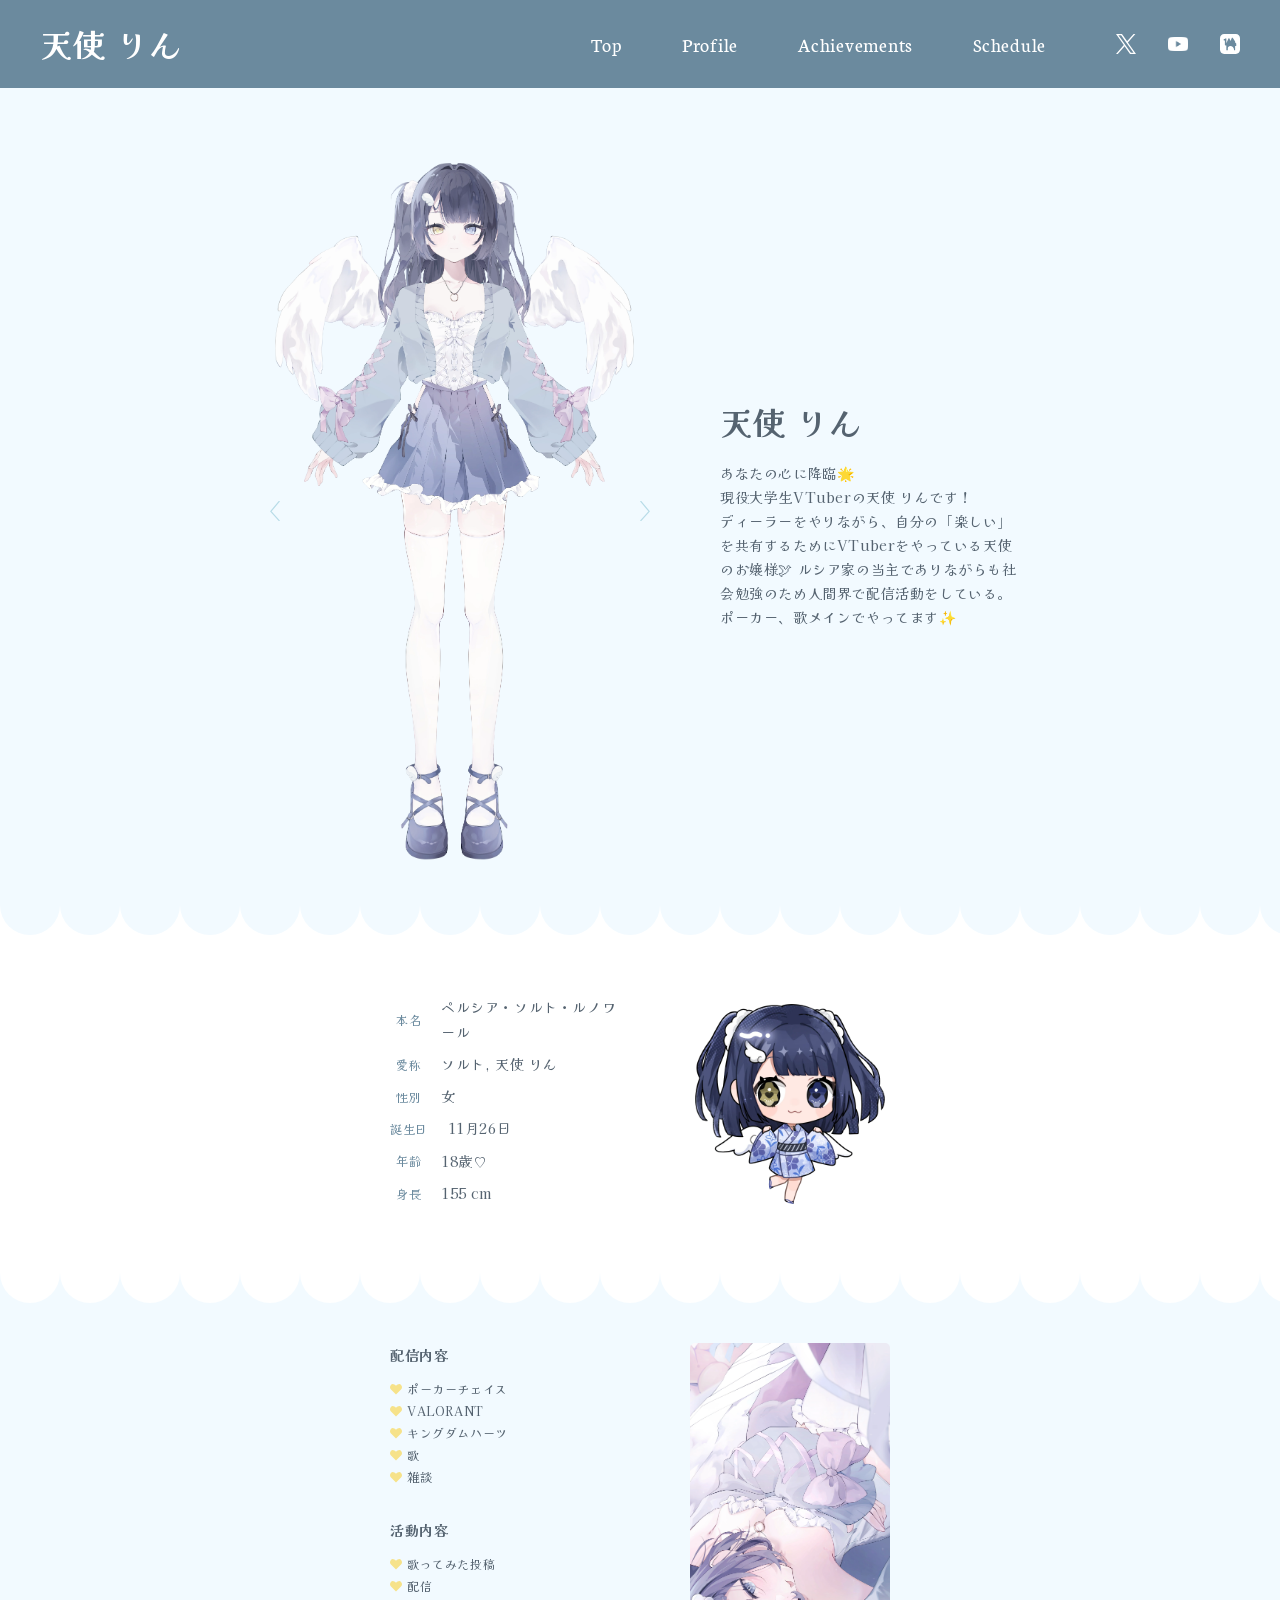
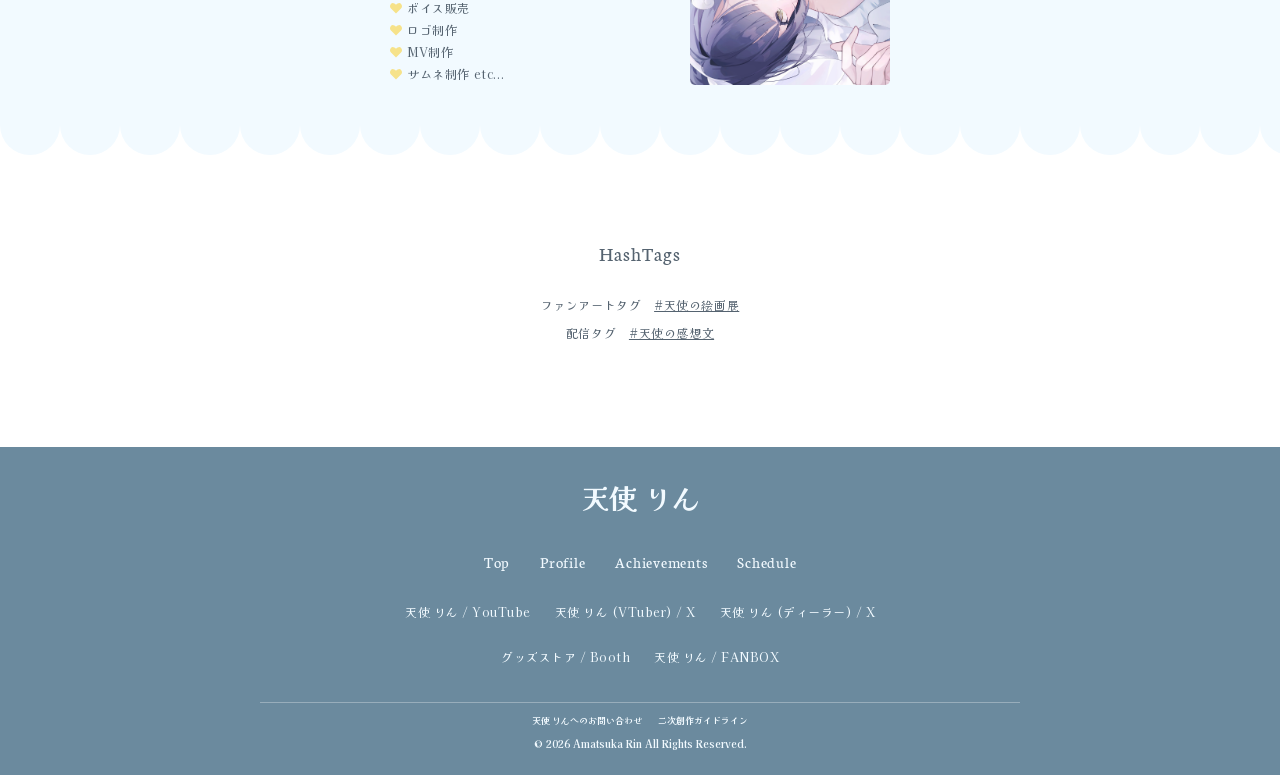
<file: profile.html>
<!doctype html>
<html lang="ja">
  <head>
    <meta charset="UTF-8" />
    <meta name="viewport" content="width=device-width, initial-scale=1.0" />
    <title>Profile - 天使 りん</title>
    <link rel="preconnect" href="https://fonts.googleapis.com" />
    <link rel="preconnect" href="https://fonts.gstatic.com" crossorigin />
    <link
      href="https://fonts.googleapis.com/css2?family=Kaisei+Opti:wght@400;700&family=Neuton:ital,wght@0,200;0,300;0,400;0,700;0,800;1,400&display=swap"
      rel="stylesheet"
    />
    <link rel="icon" href="img/favicon.webp" type="image/webp" />
    <link rel="stylesheet" href="style.css" />
    <script src="script.js" defer></script>
  </head>
  <body>
    <header class="header">
      <button class="hamburger" aria-label="メニューを開く">
        <img src="img/hamburger.svg" alt="" width="30" height="20" />
      </button>
      <a href="index.html" class="desktop-logo">天使 りん</a>
      <nav class="desktop-nav">
        <a href="index.html">Top</a>
        <a href="profile.html">Profile</a>
        <a href="achievements.html">Achievements</a>
        <a href="index.html#schedules">Schedule</a>
      </nav>
      <div class="desktop-sns">
        <a href="https://x.com/soruto_1126" target="_blank"><img src="img/sns-icon/logo.svg" alt="X" /></a>
        <a href="https://www.youtube.com/@-amatukarin1126" target="_blank"><img src="img/sns-icon/youtube.webp" alt="YouTube" /></a>
        <a href="https://perushia.booth.pm" target="_blank"><img src="img/sns-icon/booth.svg" alt="Booth" /></a>
      </div>
    </header>

    <nav class="menu-overlay">
      <button class="menu-close" aria-label="メニューを閉じる">
        <img src="img/close-button.svg" alt="" width="30" height="20" />
      </button>
      <div class="menu-overlay__inner">
        <ul class="menu-overlay__list">
          <li><a href="index.html">Top</a></li>
          <li><a href="profile.html">Profile</a></li>
          <li><a href="achievements.html">Achievements</a></li>
          <li><a href="index.html#schedules">Schedule</a></li>
        </ul>
        <div class="menu-overlay__sns">
          <a href="https://x.com/soruto_1126" target="_blank" aria-label="X"><img src="img/sns-icon/logo.svg" alt="X" width="39" height="40" /></a>
          <a href="https://www.youtube.com/@-amatukarin1126" target="_blank" aria-label="YouTube"><img src="img/sns-icon/youtube.webp" alt="YouTube" width="40" height="27" /></a>
          <a href="https://perushia.booth.pm" target="_blank" aria-label="Booth"><img src="img/sns-icon/booth.svg" alt="Booth" width="48" height="48" /></a>
        </div>
      </div>
    </nav>

    <!-- FV: イラストカルーセル + 名前 + 紹介文 -->
    <section class="profile-fv fade-in">
      <div class="profile-fv__carousel">
        <button class="profile-fv__arrow profile-fv__arrow--prev" aria-label="前へ">
          <img src="img/arrow-prev.svg" alt="" width="10" height="23" />
        </button>
        <div class="profile-fv__images">
          <img src="img/main-visual1.webp" alt="天使りん" class="profile-fv__image is-active" />
          <img src="img/main-visual2.webp" alt="天使りん" class="profile-fv__image" />
          <img src="img/main-visual3.webp" alt="天使りん" class="profile-fv__image" />
        </div>
        <button class="profile-fv__arrow profile-fv__arrow--next" aria-label="次へ">
          <img src="img/arrow-next.svg" alt="" width="10" height="23" />
        </button>
      </div>
      <div class="profile-fv__info">
        <h1 class="profile-fv__name">天使 りん</h1>
        <div class="profile-fv__text">
          <p>あなたの心に降臨🌟</p>
          <p>現役大学生VTuberの天使 りんです！<br>
          ディーラーをやりながら、自分の「楽しい」を共有するためにVTuberをやっている天使のお嬢様🕊 ルシア家の当主でありながらも社会勉強のため人間界で配信活動をしている。ポーカー、歌メインでやってます✨</p>
        </div>
      </div>
    </section>
    <div class="wave wave--base-to-white"></div>

    <!-- 詳細プロフィール -->
    <section class="profile-detail fade-in">
      <div class="profile-detail__info">
        <dl class="profile-detail__list">
          <div class="profile-detail__row">
            <dt>本名</dt>
            <dd>ペルシア・ソルト・ルノワール</dd>
          </div>
          <div class="profile-detail__row">
            <dt>愛称</dt>
            <dd>ソルト, 天使 りん</dd>
          </div>
          <div class="profile-detail__row">
            <dt>性別</dt>
            <dd>女</dd>
          </div>
          <div class="profile-detail__row">
            <dt>誕生日</dt>
            <dd>11月26日</dd>
          </div>
          <div class="profile-detail__row">
            <dt>年齢</dt>
            <dd>18歳♡</dd>
          </div>
          <div class="profile-detail__row">
            <dt>身長</dt>
            <dd>155 cm</dd>
          </div>
        </dl>
        <img src="img/mini-character.webp" alt="" class="profile-detail__mini" />
      </div>
    </section>
    <div class="wave wave--white-to-base"></div>

    <!-- 配信内容 & 活動内容 -->
    <section class="profile-activity fade-in">
      <div class="profile-activity__inner">
        <div class="profile-activity__lists">
          <div class="profile-activity__group">
            <h2 class="profile-activity__title">配信内容</h2>
            <ul class="profile-activity__items">
              <li>ポーカーチェイス</li>
              <li>VALORANT</li>
              <li>キングダムハーツ</li>
              <li>歌</li>
              <li>雑談</li>
            </ul>
          </div>
          <div class="profile-activity__group">
            <h2 class="profile-activity__title">活動内容</h2>
            <ul class="profile-activity__items">
              <li>歌ってみた投稿</li>
              <li>配信</li>
              <li>ボイス販売</li>
              <li>ロゴ制作</li>
              <li>MV制作</li>
              <li>サムネ制作 etc...</li>
            </ul>
          </div>
        </div>
        <img src="img/illustration-activity.webp" alt="" class="profile-activity__illustration" />
      </div>
    </section>
    <div class="wave wave--base-to-white"></div>

    <!-- HashTags -->
    <section class="profile-hashtags fade-in">
      <h2 class="profile-hashtags__title">HashTags</h2>
      <p class="profile-hashtags__content">
        ファンアートタグ　<a href="https://x.com/hashtag/%E5%A4%A9%E4%BD%BF%E3%81%AE%E7%B5%B5%E7%94%BB%E5%B1%95" target="_blank">#天使の絵画展</a><br>
        配信タグ　<a href="https://x.com/hashtag/%E5%A4%A9%E4%BD%BF%E3%81%AE%E6%84%9F%E6%83%B3%E6%96%87" target="_blank">#天使の感想文</a>
      </p>
    </section>

    <footer class="footer">
      <h2 class="footer__name">天使 りん</h2>
      <div class="footer__inner">
        <nav class="footer__nav">
          <ul>
            <li><a href="index.html">Top</a></li>
            <li><a href="profile.html">Profile</a></li>
            <li><a href="achievements.html">Achievements</a></li>
            <li><a href="index.html#schedules">Schedule</a></li>
          </ul>
        </nav>
        <div class="footer__divider"></div>
        <div class="footer__links">
          <ul>
            <li><a href="https://www.youtube.com/@-amatukarin1126" target="_blank">天使 りん / YouTube</a></li>
            <li><a href="https://x.com/soruto_1126" target="_blank">天使 りん (VTuber) / X</a></li>
            <li><a href="https://x.com/Amatukarin_1126" target="_blank">天使 りん (ディーラー) / X</a></li>
            <li class="footer__links-break" aria-hidden="true"></li>
            <li><a href="https://perushia.booth.pm" target="_blank">グッズストア / Booth</a></li>
            <li><a href="https://amatukarin.fanbox.cc" target="_blank">天使 りん / FANBOX</a></li>
          </ul>
        </div>
      </div>
      <div class="footer__bottom">
        <div class="footer__bottom-links">
          <a href="contact.html">天使 りんへのお問い合わせ</a>
          <a href="guidelines.html">ニ次創作ガイドライン</a>
        </div>
        <p class="footer__copyright">&copy; 2026 Amatsuka Rin All Rights Reserved.</p>
      </div>
    </footer>
  </body>
</html>
</file>
<file: style.css>
/* ========================================
   リセット & ベース
   ======================================== */
*,
*::before,
*::after {
  margin: 0;
  padding: 0;
  box-sizing: border-box;
}

:root {
  --color-text: #556370;
  --color-main: #6b8a9e;
  --color-accent-blue: #b8dce8;
  --color-accent-gold: #f6e28a;
  --color-base: #f2faff;
  --color-white: #ffffff;
  --color-footer-text: #f2faff;
  --font-ja: "Kaisei Opti", serif;
  --font-en: "Neuton", serif;
  --padding-x: 50px;
}

html {
  scroll-behavior: smooth;
}

body {
  font-family: var(--font-ja);
  color: var(--color-text);
  background-color: var(--color-base);
  line-height: 1.8;
  -webkit-font-smoothing: antialiased;
  overflow-x: hidden;
}

a {
  color: inherit;
  text-decoration: none;
}

ul {
  list-style: none;
}

img {
  max-width: 100%;
  height: auto;
  display: block;
}

/* スクロールフェードイン */
.fade-in {
  opacity: 0;
  transition: opacity 0.8s ease;
}

.fade-in.is-visible {
  opacity: 1;
}

/* 動画ポップアップ */
.video-modal {
  position: fixed;
  top: 0;
  left: 0;
  width: 100%;
  height: 100%;
  z-index: 300;
  display: flex;
  align-items: center;
  justify-content: center;
  opacity: 0;
  visibility: hidden;
  transition: opacity 0.4s, visibility 0.4s;
}

.video-modal.is-open {
  opacity: 1;
  visibility: visible;
}

.video-modal__overlay {
  position: absolute;
  top: 0;
  left: 0;
  width: 100%;
  height: 100%;
  background: rgba(0, 0, 0, 0.7);
}

.video-modal__content {
  position: relative;
  width: 90%;
  max-width: 800px;
  aspect-ratio: 16 / 9;
}

.video-modal__iframe {
  width: 100%;
  height: 100%;
  border-radius: 8px;
}

.video-modal__close {
  position: absolute;
  top: -50px;
  right: 0;
  background: none;
  border: none;
  color: var(--color-white);
  font-size: 0;
  cursor: pointer;
  width: 30px;
  height: 30px;
}

.video-modal__close::before,
.video-modal__close::after {
  content: "";
  position: absolute;
  top: 50%;
  left: 50%;
  width: 28px;
  height: 2px;
  background-color: var(--color-white);
  border-radius: 2px;
}

.video-modal__close::before {
  transform: translate(-50%, -50%) rotate(45deg);
}

.video-modal__close::after {
  transform: translate(-50%, -50%) rotate(-45deg);
}

/* ========================================
   ヘッダー / ハンバーガー
   ======================================== */
.header {
  position: absolute;
  z-index: 100;
}

.hamburger {
  position: fixed;
  top: 50px;
  right: 30px;
  display: block;
  background: none;
  border: none;
  cursor: pointer;
  padding: 0;
  width: 30px;
  height: 20px;
  z-index: 100;
}

.hamburger img {
  width: 30px;
  height: 20px;
}

.desktop-nav,
.desktop-sns,
.desktop-logo {
  display: none;
}

/* ========================================
   メニューオーバーレイ
   ======================================== */
.menu-overlay {
  position: fixed;
  top: 0;
  left: 0;
  width: 100%;
  height: 100%;
  background-color: var(--color-main);
  z-index: 200;
  opacity: 0;
  visibility: hidden;
  transform: scale(0.97);
  transition:
    opacity 0.5s ease,
    visibility 0.5s ease,
    transform 0.5s ease;
}

.menu-overlay.is-open {
  opacity: 1;
  visibility: visible;
  transform: scale(1);
}

.menu-close {
  position: absolute;
  top: 50px;
  right: 30px;
  background: none;
  border: none;
  cursor: pointer;
  padding: 0;
  width: 30px;
  height: 20px;
}

.menu-overlay__inner {
  position: absolute;
  top: 50%;
  left: 50%;
  transform: translate(-50%, -50%);
}

.menu-overlay__list {
  margin-bottom: 92px;
  text-align: left;
}

.menu-overlay__list li {
  margin-bottom: 50px;
}

.menu-overlay__list li:last-child {
  margin-bottom: 0;
}

.menu-overlay__list a {
  font-family: var(--font-en);
  font-size: 32px;
  font-weight: 700;
  color: var(--color-white);
  letter-spacing: 1.6px;
  transition: text-shadow 0.3s;
}

.menu-overlay__list a:hover {
  text-shadow: 0 0 20px rgba(246, 226, 138, 0.8), 0 0 40px rgba(246, 226, 138, 0.4);
}

.menu-overlay__sns {
  display: flex;
  align-items: center;
  justify-content: center;
  gap: 50px;
}

.menu-overlay__sns img {
  filter: brightness(0) invert(1);
  transition: filter 0.3s;
}

.menu-overlay__sns a:hover img {
  filter: brightness(0) invert(1) drop-shadow(0 0 8px rgba(246, 226, 138, 1));
}

/* ========================================
   スカラップ波ボーダー
   ======================================== */
/* スカラップ波ボーダー
   上のセクションの色の半円が下に垂れ下がる
   background-color = 下のセクションの色（隙間を埋める）
   SVG circle = 上のセクションの色（半円が垂れる） */
.wave {
  width: 100%;
  height: 30px;
  position: relative;
  z-index: 10;
  background-repeat: repeat-x;
  background-size: 60px 30px;
  display: block;
}

/* 波の上下の隙間を防ぐ */
.wave--hero {
  box-shadow: 0 1px 0 0 var(--color-base);
}

.wave--base-to-white,
.wave--base-to-white2 {
  box-shadow: 0 1px 0 0 var(--color-white), 0 -1px 0 0 var(--color-base);
}

.wave--white-to-base {
  box-shadow: 0 1px 0 0 var(--color-base), 0 -1px 0 0 var(--color-white);
}

/* hero(青) → intro(ベース) */
.wave--hero {
  background-color: var(--color-base);
  background-image: url("data:image/svg+xml,%3Csvg xmlns='http://www.w3.org/2000/svg' viewBox='0 0 60 30'%3E%3Ccircle cx='30' cy='0' r='30' fill='%2378B6FF'/%3E%3C/svg%3E");
}

/* intro(ベース) → videos(白) */
.wave--base-to-white {
  background-color: var(--color-white);
  background-image: url("data:image/svg+xml,%3Csvg xmlns='http://www.w3.org/2000/svg' viewBox='0 0 60 30'%3E%3Ccircle cx='30' cy='0' r='30' fill='%23f2faff'/%3E%3C/svg%3E");
}

/* videos(白) → schedules(ベース) */
.wave--white-to-base {
  background-color: var(--color-base);
  background-image: url("data:image/svg+xml,%3Csvg xmlns='http://www.w3.org/2000/svg' viewBox='0 0 60 30'%3E%3Ccircle cx='30' cy='0' r='30' fill='%23ffffff'/%3E%3C/svg%3E");
}

/* schedules(ベース) → contact(白) */
.wave--base-to-white2 {
  background-color: var(--color-white);
  background-image: url("data:image/svg+xml,%3Csvg xmlns='http://www.w3.org/2000/svg' viewBox='0 0 60 30'%3E%3Ccircle cx='30' cy='0' r='30' fill='%23f2faff'/%3E%3C/svg%3E");
}

/* ========================================
   ファーストビュー
   ======================================== */
.hero {
  position: relative;
  width: 100%;
  height: 100svh;
  overflow: hidden;
}

.hero__bg {
  position: absolute;
  top: 0;
  left: 0;
  width: 100%;
  height: 100%;
  z-index: 1;
}

.hero__bg-img {
  width: 100%;
  height: 100%;
  object-fit: cover;
}

.hero__content {
  position: absolute;
  top: 0;
  left: 0;
  width: 100%;
  height: 100%;
  pointer-events: none;
}

.hero__character {
  position: absolute;
  width: 192%;
  max-width: 750px;
  top: 13px;
  left: 50%;
  transform: translateX(-60%);
  z-index: 2;
}

.hero__logo {
  position: absolute;
  width: 90%;
  max-width: 351px;
  left: 5%;
  bottom: 15%;
  z-index: 3;
}

/* ========================================
   プロフィール紹介
   ======================================== */
.intro {
  text-align: center;
  padding: 30px var(--padding-x);
  position: relative;
  padding-bottom: 45px;
}

.intro__visual {
  display: flex;
  justify-content: center;
  margin-bottom: 16px;
}

.intro__character {
  width: clamp(140px, 50vw, 200px);
  height: auto;
  aspect-ratio: 200 / 199;
  object-fit: contain;
}

.intro__name {
  font-family: var(--font-ja);
  font-size: 24px;
  font-weight: 700;
  letter-spacing: 1.2px;
  margin-bottom: 10px;
}

.intro__text {
  font-family: var(--font-ja);
  font-size: 12px;
  letter-spacing: 0.6px;
  line-height: 20px;
  margin-bottom: 24px;
}

/* ========================================
   ボタン共通
   ======================================== */
.btn {
  display: inline-flex;
  align-items: center;
  justify-content: center;
  height: 40px;
  width: 200px;
  border-radius: 20px;
  font-size: 12px;
  font-weight: 700;
  color: var(--color-main);
  background-color: var(--color-white);
  border: none;
  cursor: pointer;
  box-shadow: 0 4px 8px rgba(107, 138, 158, 0.2);
  transition:
    background-color 0.3s,
    box-shadow 0.3s;
  text-decoration: none;
}

.btn:hover {
  background-color: var(--color-accent-gold);
  box-shadow: 0 2px 12px rgba(246, 226, 138, 0.4);
}

.btn--outline {
  font-family: var(--font-en);
  letter-spacing: 0.6px;
  line-height: 20px;
}

.btn--contact {
  font-family: var(--font-ja);
  line-height: 20px;
}

.btn--send {
  font-family: var(--font-ja);
  line-height: 20px;
}

/* ========================================
   セクション共通
   ======================================== */
.section-title {
  font-family: var(--font-en);
  font-size: 32px;
  font-weight: 400;
  letter-spacing: 1.6px;
  color: var(--color-text);
  margin-bottom: 30px;
}

/* ========================================
   Videos
   ======================================== */
.videos {
  background-color: var(--color-white);
  width: 100%;
  position: relative;
  padding-bottom: 15px;
}

.videos__inner {
  padding: 50px var(--padding-x) 30px;
}

.videos__list {
  display: flex;
  flex-direction: column;
  align-items: center;
  gap: 10px;
}

.videos__item {
  display: block;
  background: none;
  border: none;
  padding: 0;
  cursor: pointer;
  text-align: center;
  color: var(--color-text);
}

.videos__thumbnail {
  width: 290px;
  height: 163px;
  object-fit: cover;
  border-radius: 5px;
}

.videos__caption {
  font-family: var(--font-ja);
  font-weight: 700;
  font-size: 12px;
  letter-spacing: 0.6px;
  line-height: 20px;
  text-align: center;
  margin-top: 10px;
  margin-bottom: 50px;
  transition: color 0.3s ease;
}

.videos__item:hover .videos__caption {
  color: var(--color-main);
}

.videos__item:last-child .videos__caption {
  margin-bottom: 0;
}

/* ========================================
   Schedules
   ======================================== */
.schedules {
  padding: 50px var(--padding-x);
  padding-bottom: 45px;
  width: 100%;
  position: relative;
}

.schedules .section-title {
  margin-bottom: 20px;
}

.schedules__list {
  display: flex;
  flex-direction: column;
  gap: 10px;
  margin-bottom: 30px;
}

.schedules__item {
  background-color: var(--color-white);
  border-radius: 5px;
  padding: 20px;
  width: 100%;
}

.schedules__item--tbd {
  text-align: center;
}

.schedules__date {
  font-family: var(--font-ja);
  font-size: 12px;
  font-weight: 400;
  color: var(--color-main);
  letter-spacing: 0.6px;
  line-height: normal;
  margin-bottom: 5px;
}

.schedules__content {
  font-family: var(--font-ja);
  font-size: 14px;
  font-weight: 700;
  color: var(--color-text);
  letter-spacing: 0.7px;
  line-height: normal;
}

.schedules__subscribe {
  display: flex;
  align-items: center;
  justify-content: center;
  gap: 8px;
  font-family: var(--font-en);
  font-size: 12px;
  color: var(--color-main);
  letter-spacing: 0.6px;
  text-decoration: underline;
  margin-top: 20px;
  transition: color 0.3s;
}

.schedules__subscribe:hover {
  color: var(--color-text);
}

.schedules__play-icon {
  width: 13px;
  position: relative;
}

.schedules__play-icon-default,
.schedules__play-icon-hover {
  transition: opacity 0.3s;
}

.schedules__play-icon-hover {
  position: absolute;
  top: 0;
  left: 0;
  opacity: 0;
}

.schedules__subscribe:hover .schedules__play-icon-default {
  opacity: 0;
}

.schedules__subscribe:hover .schedules__play-icon-hover {
  opacity: 1;
  height: 15px;
}

/* ========================================
   Contact
   ======================================== */
.contact {
  background-color: var(--color-white);
  width: 100%;
  padding: 50px var(--padding-x) 60px;
}

.contact .section-title {
  margin-bottom: 30px;
}

.contact__inner {
  text-align: center;
}

.contact__note {
  font-family: var(--font-ja);
  font-size: 11px;
  letter-spacing: 0.55px;
  margin-top: 10px;
}

/* ========================================
   フッター
   ======================================== */
.footer {
  background-color: var(--color-main);
  color: var(--color-footer-text);
  width: 100%;
  padding: 30px var(--padding-x) 24px;
}

.footer a {
  color: var(--color-footer-text);
  transition: text-shadow 0.3s;
}

.footer a:hover {
  text-shadow: 0 0 15px rgba(246, 226, 138, 1), 0 0 30px rgba(246, 226, 138, 0.7);
}

.footer__name {
  font-family: var(--font-ja);
  font-size: 24px;
  font-weight: 700;
  margin-bottom: 30px;
  line-height: normal;
}

.footer__inner {
  display: flex;
  gap: 0;
  margin-bottom: 32px;
  align-items: stretch;
}

.footer__nav ul {
  display: flex;
  flex-direction: column;
  gap: 8px;
}

.footer__nav a {
  font-family: var(--font-en);
  font-size: 15px;
  font-weight: 400;
  letter-spacing: 0.75px;
  line-height: 15px;
}

.footer__divider {
  width: 1px;
  background-color: rgba(255, 255, 255, 0.5);
  margin: 0 24px;
  align-self: stretch;
  border-radius: 1px;
}

.footer__links ul {
  display: flex;
  flex-direction: column;
  gap: 4px;
}

/* デスクトップで横並び折り返しになるときだけ使う改行用要素 */
.footer__links-break {
  display: none;
}

.footer__links a {
  font-family: var(--font-ja);
  font-size: 10px;
  font-weight: 400;
  letter-spacing: 0.5px;
  line-height: 15px;
}

.footer__bottom {
  border-top: 1px solid rgba(255, 255, 255, 0.3);
  padding-top: 10px;
}

.footer__bottom-links {
  display: flex;
  gap: 16px;
  margin-bottom: 8px;
}

.footer__bottom-links a {
  font-family: var(--font-ja);
  font-size: 7px;
  font-weight: 700;
  line-height: 15px;
}

.footer__copyright {
  font-family: var(--font-ja);
  font-size: 8px;
  font-weight: 700;
  line-height: 15px;
}

/* ========================================
   プロフィールページ
   ======================================== */
.profile-fv {
  padding: 100px var(--padding-x) 30px;
  text-align: center;
}

.profile-fv__carousel {
  position: relative;
  display: flex;
  align-items: center;
  justify-content: center;
  margin-bottom: 20px;
}

.profile-fv__images {
  position: relative;
  width: clamp(180px, 60vw, 250px);
  aspect-ratio: 250 / 455;
}

.profile-fv__image {
  position: absolute;
  top: 0;
  left: 0;
  width: 100%;
  height: 100%;
  object-fit: contain;
  opacity: 0;
  transition: opacity 0.5s ease;
}

.profile-fv__image.is-active {
  opacity: 1;
}

.profile-fv__arrow {
  position: absolute;
  top: 50%;
  transform: translateY(-50%);
  background: none;
  border: none;
  cursor: pointer;
  padding: 10px;
  z-index: 2;
}

.profile-fv__arrow--prev {
  left: 0;
}

.profile-fv__arrow--next {
  right: 0;
}

.profile-fv__info {
  flex: 1;
}

.profile-fv__name {
  font-family: var(--font-ja);
  font-size: 24px;
  font-weight: 700;
  letter-spacing: 1.2px;
  margin-bottom: 10px;
}

.profile-fv__text {
  font-family: var(--font-ja);
  font-size: 12px;
  letter-spacing: 0.6px;
  line-height: 20px;
  text-align: left;
}

/* プロフィール詳細 */
.profile-detail {
  background-color: var(--color-white);
  padding: 40px var(--padding-x);
  position: relative;
}

.profile-detail__info {
  display: block;
}

.profile-detail__list {
  flex: 1;
}

.profile-detail__row {
  display: flex;
  align-items: center;
  gap: 20px;
  margin-bottom: 7px;
}

.profile-detail__row dt {
  font-family: var(--font-ja);
  font-size: 10px;
  color: var(--color-main);
  letter-spacing: 0.5px;
  min-width: 31px;
  text-align: right;
  white-space: nowrap;
}

.profile-detail__row dd {
  font-family: var(--font-ja);
  font-size: clamp(10px, 3vw, 12px);
  letter-spacing: 0.6px;
}

.profile-detail__mini {
  position: absolute;
  right: var(--padding-x);
  bottom: 40px;
  width: clamp(80px, 25vw, 120px);
  height: auto;
  aspect-ratio: 120 / 126;
  object-fit: contain;
}

/* 配信内容 & 活動内容 */
.profile-activity {
  padding: 40px var(--padding-x);
}

.profile-activity__inner {
  display: flex;
  flex-direction: row;
  gap: 20px;
  position: relative;
}

.profile-activity__lists {
  flex: 1;
  margin-right: clamp(100px, 35vw, 180px);
}

.profile-activity__group {
  margin-bottom: 30px;
}

.profile-activity__group:last-child {
  margin-bottom: 0;
}

.profile-activity__title {
  font-family: var(--font-ja);
  font-size: 14px;
  font-weight: 700;
  letter-spacing: 0.7px;
  margin-bottom: 10px;
}

.profile-activity__items {
  list-style: none;
}

.profile-activity__items li {
  font-family: var(--font-ja);
  font-size: 12px;
  letter-spacing: 0.6px;
  line-height: 22px;
  padding-left: 17px;
  position: relative;
}

.profile-activity__items li::before {
  content: "";
  position: absolute;
  left: 0;
  top: 6px;
  width: 12px;
  height: 11px;
  background: url("img/heart-bullet.svg") no-repeat center / contain;
}

.profile-activity__illustration {
  position: absolute;
  right: 0;
  top: 0;
  height: 100%;
  width: clamp(80px, 30vw, 180px);
  border-radius: 5px;
  object-fit: cover;
  object-position: center bottom;
}

/* HashTags */
.profile-hashtags {
  background-color: var(--color-white);
  padding: 80px var(--padding-x) 100px;
}

.profile-hashtags__title {
  font-family: var(--font-en);
  font-size: 20px;
  font-weight: 400;
  letter-spacing: 1px;
  margin-bottom: 20px;
}

.profile-hashtags__content {
  font-family: var(--font-ja);
  font-size: 12px;
  letter-spacing: 0.6px;
  line-height: 28px;
}

.profile-hashtags__content a {
  text-decoration: underline;
}

/* ========================================
   実績ページ
   ======================================== */
.achievements-works {
  padding: 100px var(--padding-x) 40px;
}

.achievements__page-title {
  font-family: var(--font-ja);
  font-size: 24px;
  font-weight: 700;
  text-align: center;
  letter-spacing: 1.2px;
  margin-bottom: 30px;
}

.achievements__list {
  display: flex;
  flex-direction: column;
  gap: 26px;
}

.achievements__item {
  position: relative;
}

.achievements__item-title {
  font-family: var(--font-ja);
  font-size: 14px;
  font-weight: 700;
  letter-spacing: 0.7px;
  line-height: normal;
  margin-bottom: 3px;
}

.achievements__item-desc {
  font-family: var(--font-ja);
  font-size: 12px;
  letter-spacing: 0.6px;
  line-height: 17px;
}

.achievements__item-client {
  font-family: var(--font-ja);
  font-size: 12px;
  color: #828282;
  letter-spacing: 0.6px;
  text-align: right;
  margin-top: 3px;
}

.achievements-design {
  background-color: var(--color-white);
  padding: 40px var(--padding-x);
  text-align: center;
}

.achievements__section-title {
  font-family: var(--font-ja);
  font-size: 24px;
  font-weight: 700;
  letter-spacing: 1.2px;
  text-align: center;
  margin-bottom: 30px;
}

.achievements__design-item {
  text-align: center;
}

.achievements__design-item .achievements__item-client {
  text-align: center;
}

.achievements-ambassador {
  padding: 40px var(--padding-x);
  text-align: center;
}

.achievements__ambassador-list {
  display: flex;
  flex-direction: column;
  gap: 20px;
  align-items: center;
}

.achievements__ambassador-item {
  text-align: center;
}

.achievements__ambassador-item .achievements__item-client {
  text-align: center;
}

.achievements-event {
  background-color: var(--color-white);
  padding: 40px var(--padding-x) 100px;
  text-align: center;
}

.achievements__event-list {
  display: flex;
  flex-direction: column;
  gap: 18px;
  align-items: center;
}

/* ========================================
   お問い合わせページ
   ======================================== */
.contact-page {
  padding: 100px var(--padding-x) 100px;
}

.contact-page__header {
  text-align: center;
  margin-bottom: 20px;
}

.contact-page__name {
  font-family: var(--font-ja);
  font-size: 24px;
  font-weight: 700;
  letter-spacing: 1.2px;
}

.contact-page__subtitle {
  font-family: var(--font-ja);
  font-size: 20px;
  font-weight: 700;
  letter-spacing: 1px;
}

.contact-page__note {
  font-family: var(--font-ja);
  font-size: 10px;
  font-weight: 500;
  letter-spacing: 0.8px;
  text-align: center;
  margin-bottom: 30px;
}

.contact-page__marshmallow {
  text-decoration: underline;
}

.contact-form__group {
  margin-bottom: 20px;
}

.contact-form__label {
  display: block;
  font-family: var(--font-ja);
  font-size: 12px;
  font-weight: 700;
  letter-spacing: 0.6px;
  margin-bottom: 5px;
}

.contact-form__input {
  width: 100%;
  height: 45px;
  border: none;
  border-radius: 5px;
  background-color: var(--color-white);
  padding: 0 12px;
  font-family: var(--font-ja);
  font-size: 12px;
  color: var(--color-text);
}

.contact-form__textarea {
  width: 100%;
  height: 100px;
  border: none;
  border-radius: 5px;
  background-color: var(--color-white);
  padding: 12px;
  font-family: var(--font-ja);
  font-size: 12px;
  color: var(--color-text);
  resize: vertical;
}

.contact-form__input::placeholder,
.contact-form__textarea::placeholder {
  color: var(--color-accent-blue);
  font-family: var(--font-ja);
  font-weight: 700;
  font-size: 12px;
}

.contact-form__submit {
  text-align: center;
  margin-top: 30px;
}

/* ========================================
   ガイドラインページ
   ======================================== */
.guidelines {
  padding: 100px var(--padding-x) 100px;
}

.guidelines__title {
  font-family: var(--font-ja);
  font-size: 24px;
  font-weight: 700;
  letter-spacing: 1.2px;
  text-align: center;
  margin-bottom: 30px;
}

.guidelines__intro {
  font-family: var(--font-ja);
  font-size: 12px;
  letter-spacing: 0.6px;
  line-height: 20px;
  margin-bottom: 30px;
}

.guidelines__content {
  display: flex;
  flex-direction: column;
  gap: 30px;
}

.guidelines__section {
  display: flex;
  flex-direction: column;
  gap: 10px;
}

.guidelines__section-title {
  font-family: var(--font-ja);
  font-size: 14px;
  font-weight: 700;
  letter-spacing: 0.7px;
  line-height: 20px;
}

.guidelines__list {
  list-style: disc;
  padding-left: 18px;
  font-family: var(--font-ja);
  font-size: 12px;
  letter-spacing: 0.6px;
  line-height: 20px;
}

.guidelines__text {
  font-family: var(--font-ja);
  font-size: 12px;
  letter-spacing: 0.6px;
  line-height: 20px;
}

.guidelines__notes {
  font-family: var(--font-ja);
  font-size: 12px;
  letter-spacing: 0.6px;
  line-height: 20px;
}

/* ========================================
   メディアクエリ: 極小 (~360px)
   ======================================== */
@media (max-width: 360px) {
  .profile-activity__inner {
    flex-direction: column;
  }

  .profile-activity__lists {
    margin-right: 0;
  }

  .profile-activity__illustration {
    position: static;
    width: 100%;
    height: 200px;
  }
}

/* ========================================
   メディアクエリ: タブレット (768px~)
   ======================================== */
@media (min-width: 768px) {
  :root {
    --padding-x: 80px;
  }

  /* ヒーロー: bgを下寄せ */
  .hero {
    height: 80svh;
  }

  .hero__bg-img {
    object-position: center bottom;
  }

  .hero__character {
    width: 110%;
    top: -15%;
    transform: translateX(-50%);
  }

  /* プロフィール紹介 */
  .intro__text {
    font-size: 14px;
    line-height: 24px;
  }

  /* Videos: 2カラム横並び */
  .videos__list {
    flex-direction: row;
    gap: 20px;
  }

  .videos__item {
    flex: 1;
  }

  .videos__thumbnail {
    width: 100%;
    height: auto;
    aspect-ratio: 290 / 163;
  }

  .videos__caption {
    font-size: 14px;
    margin-bottom: 0;
  }

  /* Schedules: 箱を大きく、h中揃え */
  .schedules {
    padding-left: var(--padding-x);
    padding-right: var(--padding-x);
  }

  .schedules .section-title {
    text-align: center;
  }

  .schedules__item {
    width: 100%;
    padding: 24px 30px;
  }

  .schedules__list {
    max-width: 500px;
    margin-left: auto;
    margin-right: auto;
  }

  .schedules__subscribe {
    text-align: center;
  }

  /* フッター */
  .footer__inner {
    gap: 0;
  }

  .footer__bottom-links a {
    font-size: 9px;
  }

  .footer__copyright {
    font-size: 10px;
  }

  /* プロフィールページ: FV横並び */
  .profile-fv {
    display: flex;
    align-items: center;
    gap: 40px;
    text-align: left;
    padding-top: 60px;
  }

  .profile-fv__carousel {
    flex: 0 0 auto;
    margin-bottom: 0;
  }

  .profile-fv__images {
    width: 400px;
    height: 727px;
  }

  .profile-fv__image {
    width: 400px;
    height: 727px;
  }

  .profile-fv__name {
    font-size: 28px;
  }

  /* 実績ページ: すべて1カラム（幅を絞って中央寄せ・コンパクトに） */
  .achievements__list,
  .achievements__ambassador-list,
  .achievements__event-list {
    max-width: 480px;
    margin-left: auto;
    margin-right: auto;
  }

  .achievements__list {
    display: grid;
    grid-template-columns: 1fr;
    gap: 26px;
  }

  .achievements__ambassador-list {
    flex-direction: column;
    gap: 18px;
  }

  .achievements__event-list {
    flex-direction: column;
    gap: 18px;
  }

  /* お問い合わせ */
  .contact-form {
    max-width: 500px;
    margin: 0 auto;
  }

  /* ガイドライン */
  .guidelines {
    max-width: 700px;
    margin: 0 auto;
    padding-left: 0;
    padding-right: 0;
  }
}

/* ========================================
   メディアクエリ: デスクトップ (1024px~)
   ======================================== */
@media (min-width: 1024px) {
  :root {
    --padding-x: 120px;
  }

  /* ハンバーガー非表示、デスクトップナビ表示 */
  .header {
    position: sticky;
    top: 0;
    left: 0;
    right: 0;
    display: flex;
    justify-content: flex-end;
    align-items: center;
    gap: 30px;
    padding: 15px 40px;
    background-color: var(--color-main);
    backdrop-filter: blur(10px);
    z-index: 150;
  }

  .hamburger {
    display: none;
  }

  .desktop-logo {
    display: block;
    font-family: var(--font-ja);
    font-size: 32px;
    font-weight: 700;
    color: var(--color-white);
    letter-spacing: 1.2px;
    margin-right: auto;
    transition: opacity 0.3s;
  }

  .desktop-logo:hover {
    text-shadow: 0 0 15px rgba(246, 226, 138, 1), 0 0 30px rgba(246, 226, 138, 0.7);
  }

  .desktop-nav {
    display: flex;
    gap: 60px;
    align-items: center;
  }

  .desktop-nav a {
    font-family: var(--font-en);
    font-size: 20px;
    font-weight: 400;
    color: var(--color-white);
    letter-spacing: 0.75px;
    transition: opacity 0.3s;
  }

  .desktop-nav a:hover {
    text-shadow: 0 0 15px rgba(246, 226, 138, 1), 0 0 30px rgba(246, 226, 138, 0.7);
  }

  .desktop-sns {
    display: flex;
    align-items: center;
    gap: 32px;
    margin-left: 40px;
  }

  .desktop-sns img {
    width: 20px;
    height: 20px;
    object-fit: contain;
    filter: brightness(0) invert(1);
    transition: filter 0.3s;
  }

  .desktop-sns a:hover img {
    filter: brightness(0) invert(1) drop-shadow(0 0 8px rgba(246, 226, 138, 1));
  }

  /* 全セクション共通: パディングで中央寄せ、コンテンツ760px */
  :root {
    --padding-x: max(80px, calc((100vw - 760px) / 2));
  }

  /* ヒーロー */
  .hero {
    height: 100svh;
  }

  .hero__character {
    width: 105%;
    max-width: none;
    top: -30%;
    transform: translateX(-50%);
  }

  .hero__logo {
    max-width: 400px;
  }

  /* 紹介セクション */
  .intro {
    padding-top: 60px;
    padding-bottom: 60px;
  }

  .intro__character {
    width: 240px;
    height: 240px;
  }

  .intro__name {
    font-size: 28px;
  }

  .intro__text {
    font-size: 14px;
    max-width: 400px;
    margin-left: auto;
    margin-right: auto;
    margin-bottom: 30px;
  }

  /* Videos */
  .videos__inner {
    padding-top: 60px;
    padding-bottom: 40px;
  }

  .videos__thumbnail {
    width: 100%;
    height: auto;
    aspect-ratio: 290 / 163;
  }

  .section-title {
    font-size: 36px;
    text-align: center;
  }

  /* Schedules */
  .schedules {
    padding-top: 60px;
    padding-bottom: 60px;
  }

  .schedules__item {
    padding: 28px 40px;
    text-align: center;
  }

  /* Contact (トップページ) */
  .contact {
    padding-top: 60px;
    padding-bottom: 80px;
  }

  /* フッター */
  .footer__name {
    font-size: 28px;
    text-align: center;
  }

  .footer__inner {
    flex-direction: column;
    align-items: center;
    gap: 20px;
  }

  .footer__divider {
    display: none;
  }

  .footer__nav ul {
    flex-direction: row;
    gap: 30px;
  }

  .footer__nav a {
    font-size: 16px;
  }

  .footer__links ul {
    flex-direction: row;
    flex-wrap: wrap;
    justify-content: center;
    gap: 8px 24px;
  }

  /* 3つ目の後で折り返し、Booth と FANBOX を同じ行に */
  .footer__links-break {
    display: block;
    flex-basis: 100%;
    height: 0;
  }

  .footer__links a {
    font-size: 12px;
  }

  .footer__bottom {
    text-align: center;
  }

  .footer__bottom-links {
    justify-content: center;
  }

  /* プロフィールページ */
  .profile-fv {
    gap: 60px;
  }

  .profile-fv__images {
    width: 400px;
    height: 727px;
  }

  .profile-fv__image {
    width: 400px;
    height: 727px;
  }

  .profile-fv__name {
    font-size: 32px;
  }

  .profile-fv__text {
    font-size: 14px;
    line-height: 24px;
  }

  /* プロフィール詳細 */
  .profile-detail {
    padding-top: 60px;
    padding-bottom: 60px;
    padding-left: max(80px, calc((100vw - 500px) / 2));
    padding-right: max(80px, calc((100vw - 500px) / 2));
  }

  .profile-detail__info {
    display: flex;
    align-items: stretch;
    justify-content: center;
    gap: 60px;
  }

  .profile-detail__list {
    flex: 1;
    display: flex;
    flex-direction: column;
    justify-content: center;
  }

  .profile-detail__mini {
    position: static;
    width: 200px;
    height: 200px;
    object-fit: contain;
    align-self: center;
  }

  .profile-detail__row dt {
    font-size: 12px;
  }

  .profile-detail__row dd {
    font-size: 14px;
  }

  /* 活動内容 */
  .profile-activity {
    padding-left: max(80px, calc((100vw - 500px) / 2));
    padding-right: max(80px, calc((100vw - 500px) / 2));
  }

  .profile-activity__inner {
    flex-direction: row;
    position: relative;
  }

  .profile-activity__lists {
    margin-right: 220px;
  }

  .profile-activity__illustration {
    position: absolute;
    right: 0;
    top: 0;
    height: 100%;
    width: 200px;
  }

  /* ハッシュタグ */
  .profile-hashtags {
    text-align: center;
  }

  /* 実績ページ */
  .achievements__item-title {
    font-size: 16px;
  }

  .achievements__item-desc {
    font-size: 14px;
  }

  .achievements__section-title {
    font-size: 28px;
  }

  /* お問い合わせページ */
  .contact-page__name {
    font-size: 28px;
  }

  .contact-form {
    max-width: 500px;
    margin: 0 auto;
  }

  .contact-form__input {
    height: 50px;
    font-size: 14px;
  }

  .contact-form__textarea {
    height: 150px;
    font-size: 14px;
  }
}
</file>
